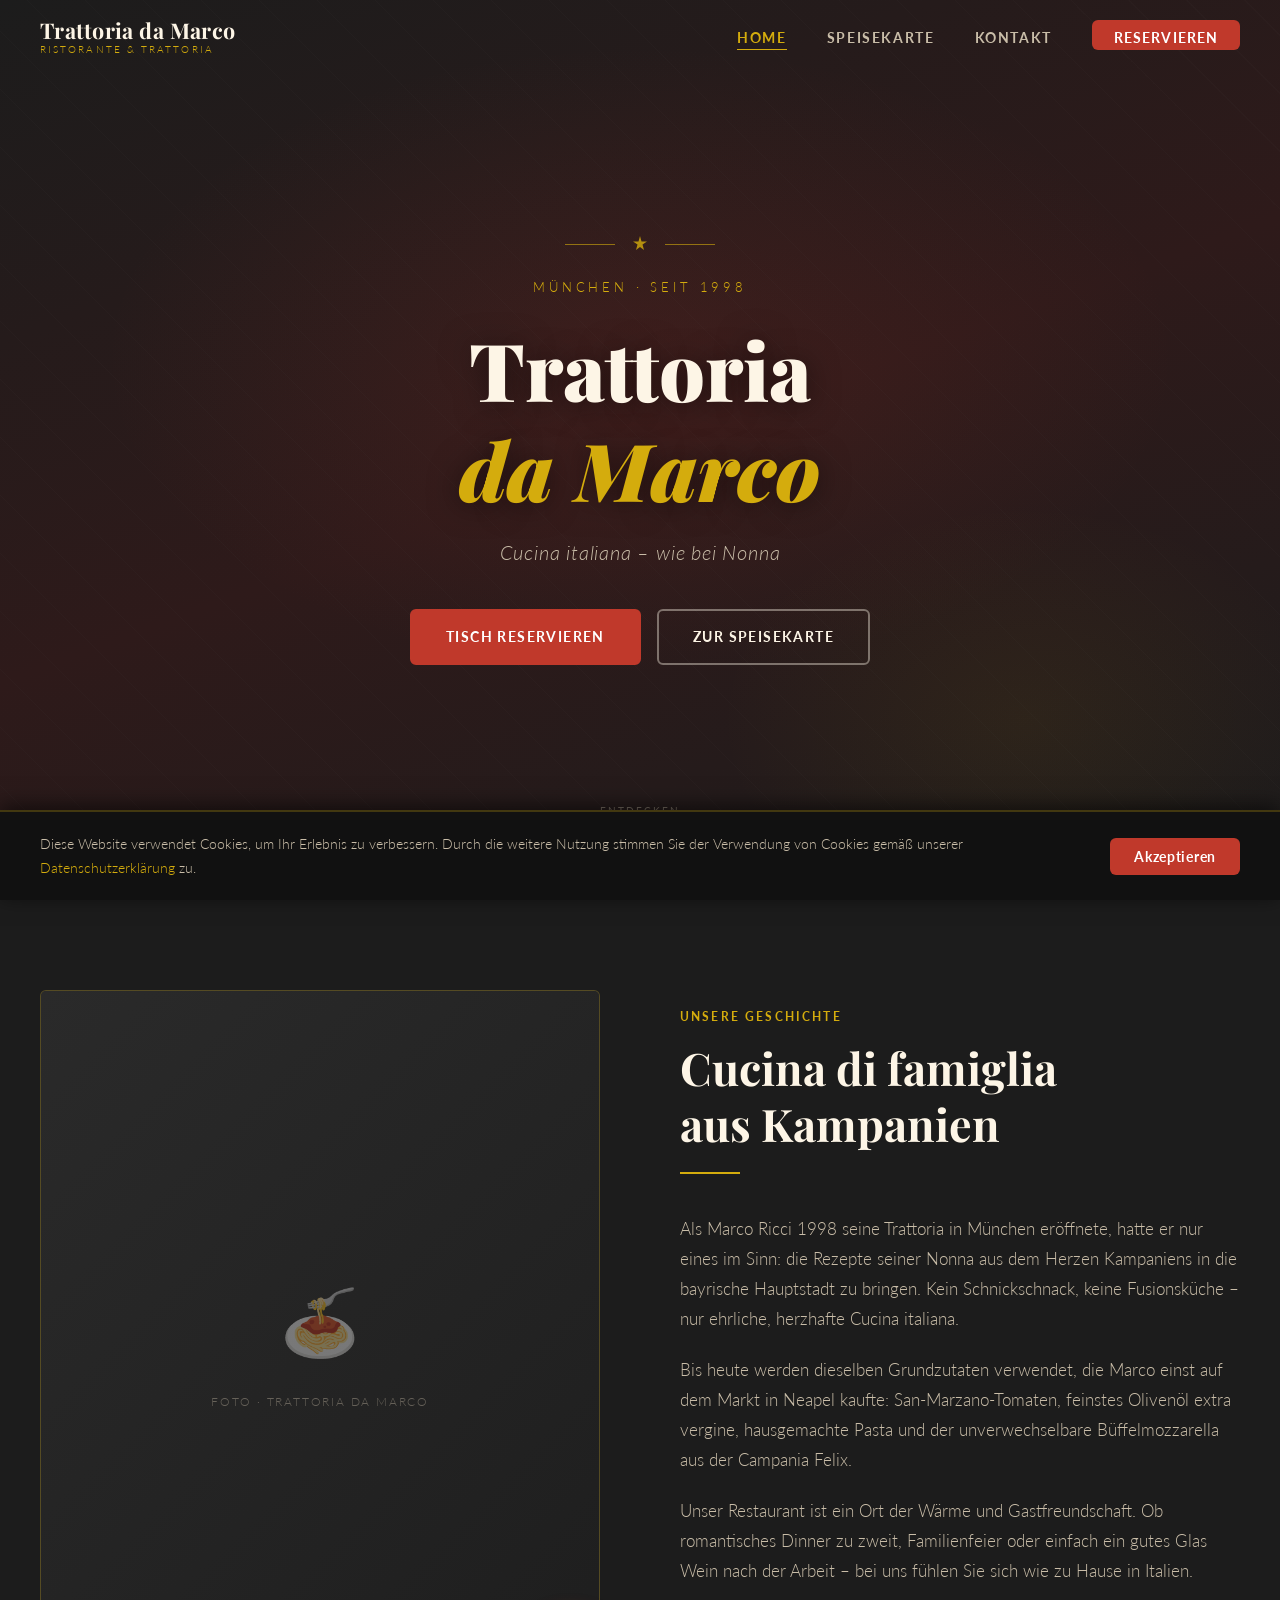
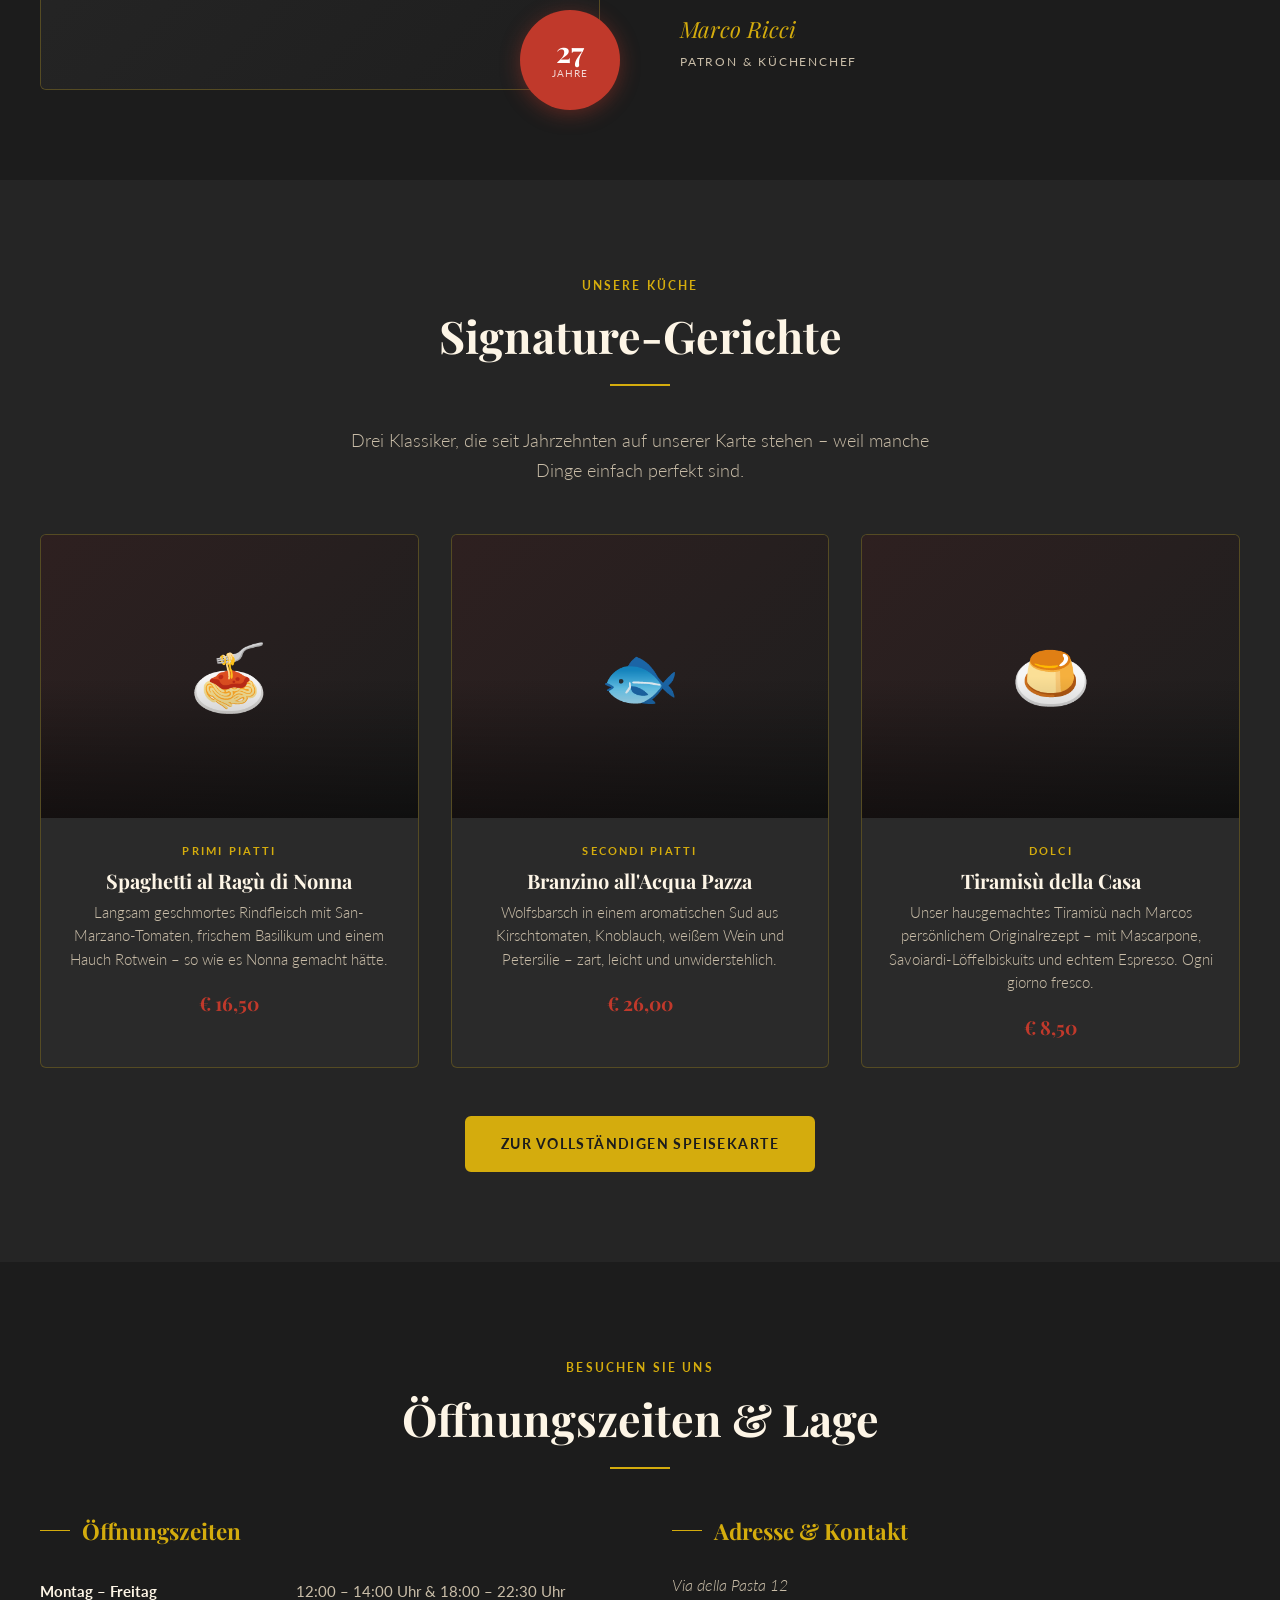
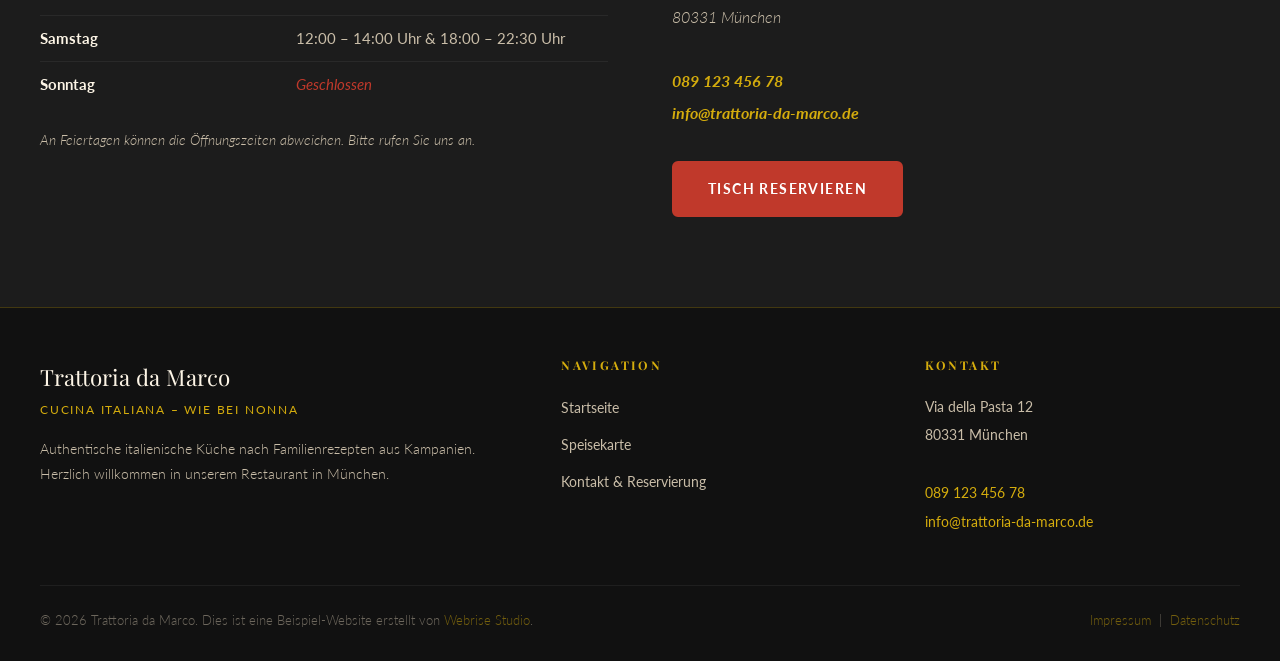
<file: index.html>
<!DOCTYPE html>
<html lang="de">
<head>
  <meta charset="UTF-8" />
  <meta name="viewport" content="width=device-width, initial-scale=1.0" />
  <title>Trattoria da Marco – Cucina italiana in München</title>
  <meta name="description" content="Trattoria da Marco – authentische italienische Küche nach Familienrezepten aus Kampanien. Besuchen Sie uns in München. Tisch reservieren." />

  <!-- Open Graph -->
  <meta property="og:type" content="website" />
  <meta property="og:title" content="Trattoria da Marco – Cucina italiana in München" />
  <meta property="og:description" content="Authentische italienische Küche nach Nonna-Rezepten aus Kampanien. Seit 1998 in München." />
  <meta property="og:url" content="https://webrisestudiode.github.io/trattoria-da-marco/" />
  <meta property="og:image" content="https://webrisestudiode.github.io/trattoria-da-marco/og-image.jpg" />
  <meta property="og:locale" content="de_DE" />
  <meta property="og:site_name" content="Trattoria da Marco" />

  <!-- Favicons -->
  <link rel="icon" type="image/png" href="favicon.png">
  <link rel="apple-touch-icon" href="apple-touch-icon.png" />

  <!-- Canonical -->
  <link rel="canonical" href="https://webrisestudiode.github.io/trattoria-da-marco/" />

  <!-- CSS -->
  <link rel="stylesheet" href="css/style.css" />

  <!-- Schema.org LocalBusiness JSON-LD -->
  <script type="application/ld+json">
  {
    "@context": "https://schema.org",
    "@type": "Restaurant",
    "name": "Trattoria da Marco",
    "description": "Authentische italienische Küche nach Familienrezepten aus Kampanien. Seit 1998 in München.",
    "url": "https://webrisestudiode.github.io/trattoria-da-marco/",
    "telephone": "+4989123456 78",
    "email": "info@trattoria-da-marco.de",
    "address": {
      "@type": "PostalAddress",
      "streetAddress": "Via della Pasta 12",
      "postalCode": "80331",
      "addressLocality": "München",
      "addressCountry": "DE"
    },
    "geo": {
      "@type": "GeoCoordinates",
      "latitude": 48.1351,
      "longitude": 11.5820
    },
    "openingHoursSpecification": [
      {
        "@type": "OpeningHoursSpecification",
        "dayOfWeek": ["Monday","Tuesday","Wednesday","Thursday","Friday","Saturday"],
        "opens": "12:00",
        "closes": "14:00"
      },
      {
        "@type": "OpeningHoursSpecification",
        "dayOfWeek": ["Monday","Tuesday","Wednesday","Thursday","Friday","Saturday"],
        "opens": "18:00",
        "closes": "22:30"
      }
    ],
    "servesCuisine": "Italian",
    "priceRange": "€€",
    "currenciesAccepted": "EUR",
    "paymentAccepted": "Cash, Credit Card",
    "image": "https://webrisestudiode.github.io/trattoria-da-marco/og-image.jpg",
    "founder": {
      "@type": "Person",
      "name": "Marco Ricci"
    },
    "foundingDate": "1998"
  }
  </script>

  <!-- Personalized Banner Activation (inline) -->
  <script>
    (function(){
      var p = new URLSearchParams(window.location.search),
          f = p.get('firma'),
          n = p.get('name');
      if (f && n) {
        document.addEventListener('DOMContentLoaded', function() {
          var b = document.getElementById('personalized-banner'),
              nameEl = document.getElementById('banner-name');
          if (b && nameEl) {
            nameEl.textContent = n;
            b.style.display = 'block';
          }
        });
      }
    })();
  </script>
</head>
<body>

  <!-- Personalized Banner -->
  <div id="personalized-banner">
    Guten Tag Herr <strong id="banner-name"></strong>
    <span class="banner-dot">·</span>
    so könnte Ihre Website aussehen
    <span class="banner-dot">·</span>
    Alle Inhalte sind Beispieldaten
  </div>

  <!-- Cookie Banner -->
  <div id="cookie-banner" role="dialog" aria-label="Cookie-Hinweis">
    <div class="cookie-inner">
      <p>
        Diese Website verwendet Cookies, um Ihr Erlebnis zu verbessern.
        Durch die weitere Nutzung stimmen Sie der Verwendung von Cookies gemäß unserer
        <a href="#">Datenschutzerklärung</a> zu.
      </p>
      <button id="cookie-accept">Akzeptieren</button>
    </div>
  </div>

  <!-- Navigation -->
  <nav class="navbar" role="navigation" aria-label="Hauptnavigation">
    <div class="container">
      <a href="index.html" class="nav-brand" aria-label="Trattoria da Marco – Startseite">
        <span class="brand-main">Trattoria da Marco</span>
        <span class="brand-sub">Ristorante &amp; Trattoria</span>
      </a>
      <ul class="nav-links" role="list">
        <li><a href="index.html" class="active">Home</a></li>
        <li><a href="speisekarte.html">Speisekarte</a></li>
        <li><a href="kontakt.html">Kontakt</a></li>
        <li><a href="kontakt.html#reservierung" class="nav-cta">Reservieren</a></li>
      </ul>
      <button class="hamburger" aria-label="Menü öffnen" aria-expanded="false">
        <span></span><span></span><span></span>
      </button>
    </div>
  </nav>

  <!-- Mobile Menu -->
  <div class="mobile-menu" role="dialog" aria-label="Mobilmenü">
    <a href="index.html">Home</a>
    <a href="speisekarte.html">Speisekarte</a>
    <a href="kontakt.html">Kontakt</a>
    <a href="kontakt.html#reservierung" class="mobile-cta">Tisch reservieren</a>
  </div>

  <main>
    <!-- ===================== HERO ===================== -->
    <section class="hero" aria-label="Willkommen">
      <div class="hero-texture" aria-hidden="true"></div>
      <div class="hero-content">
        <div class="hero-ornament" aria-hidden="true">
          <span></span>
          <svg width="18" height="18" viewBox="0 0 18 18" fill="none" xmlns="http://www.w3.org/2000/svg">
            <path d="M9 1L10.5 6.5H16L11.5 9.5L13 15L9 12L5 15L6.5 9.5L2 6.5H7.5L9 1Z" fill="#D4AC0D" opacity="0.8"/>
          </svg>
          <span></span>
        </div>
        <p class="hero-eyebrow">München · Seit 1998</p>
        <h1>Trattoria<br /><em>da Marco</em></h1>
        <p class="hero-tagline">Cucina italiana – wie bei Nonna</p>
        <div class="hero-actions">
          <a href="kontakt.html#reservierung" class="btn btn-primary">Tisch reservieren</a>
          <a href="speisekarte.html" class="btn btn-outline">Zur Speisekarte</a>
        </div>
      </div>
      <div class="hero-scroll" aria-hidden="true">
        <span>Entdecken</span>
        <div class="scroll-arrow"></div>
      </div>
    </section>

    <!-- ===================== ÜBER UNS ===================== -->
    <section class="about section" id="ueber-uns" aria-labelledby="about-heading">
      <div class="container">
        <div class="about-inner">
          <div class="about-visual reveal">
            <div class="about-img-frame">
              <div class="about-img-placeholder" aria-hidden="true">
                <div class="plate-icon">🍝</div>
                <p>Foto · Trattoria da Marco</p>
              </div>
            </div>
            <div class="about-badge" aria-label="Seit 1998">
              <span class="badge-num">27</span>
              <span class="badge-text">Jahre</span>
            </div>
          </div>
          <div class="about-text">
            <span class="section-label reveal">Unsere Geschichte</span>
            <h2 id="about-heading" class="reveal">Cucina di famiglia<br />aus Kampanien</h2>
            <div class="divider divider--left reveal" aria-hidden="true"></div>
            <p class="reveal reveal-delay-1">
              Als Marco Ricci 1998 seine Trattoria in München eröffnete, hatte er nur eines im Sinn:
              die Rezepte seiner Nonna aus dem Herzen Kampaniens in die bayrische Hauptstadt zu bringen.
              Kein Schnickschnack, keine Fusionsküche – nur ehrliche, herzhafte Cucina italiana.
            </p>
            <p class="reveal reveal-delay-2">
              Bis heute werden dieselben Grundzutaten verwendet, die Marco einst auf dem Markt in Neapel
              kaufte: San-Marzano-Tomaten, feinstes Olivenöl extra vergine, hausgemachte Pasta und der
              unverwechselbare Büffelmozzarella aus der Campania Felix.
            </p>
            <p class="reveal reveal-delay-3">
              Unser Restaurant ist ein Ort der Wärme und Gastfreundschaft. Ob romantisches Dinner zu zweit,
              Familienfeier oder einfach ein gutes Glas Wein nach der Arbeit – bei uns fühlen Sie sich
              wie zu Hause in Italien.
            </p>
            <div class="about-signature reveal reveal-delay-4">
              Marco Ricci
              <span>Patron &amp; Küchenchef</span>
            </div>
          </div>
        </div>
      </div>
    </section>

    <!-- ===================== SIGNATURE DISHES ===================== -->
    <section class="dishes section" id="gerichte" aria-labelledby="dishes-heading">
      <div class="container text-center">
        <span class="section-label reveal">Unsere Küche</span>
        <h2 id="dishes-heading" class="section-title reveal">Signature-Gerichte</h2>
        <div class="divider reveal" aria-hidden="true"></div>
        <p class="section-subtitle reveal">
          Drei Klassiker, die seit Jahrzehnten auf unserer Karte stehen –
          weil manche Dinge einfach perfekt sind.
        </p>
        <div class="dishes-grid">

          <article class="dish-card reveal reveal-delay-1">
            <div class="dish-card-img" aria-hidden="true">🍝</div>
            <div class="dish-card-body">
              <p class="dish-category">Primi Piatti</p>
              <h3>Spaghetti al Ragù di Nonna</h3>
              <p>
                Langsam geschmortes Rindfleisch mit San-Marzano-Tomaten, frischem Basilikum
                und einem Hauch Rotwein – so wie es Nonna gemacht hätte.
              </p>
              <span class="dish-price">€ 16,50</span>
            </div>
          </article>

          <article class="dish-card reveal reveal-delay-2">
            <div class="dish-card-img" aria-hidden="true">🐟</div>
            <div class="dish-card-body">
              <p class="dish-category">Secondi Piatti</p>
              <h3>Branzino all'Acqua Pazza</h3>
              <p>
                Wolfsbarsch in einem aromatischen Sud aus Kirschtomaten, Knoblauch,
                weißem Wein und Petersilie – zart, leicht und unwiderstehlich.
              </p>
              <span class="dish-price">€ 26,00</span>
            </div>
          </article>

          <article class="dish-card reveal reveal-delay-3">
            <div class="dish-card-img" aria-hidden="true">🍮</div>
            <div class="dish-card-body">
              <p class="dish-category">Dolci</p>
              <h3>Tiramisù della Casa</h3>
              <p>
                Unser hausgemachtes Tiramisù nach Marcos persönlichem Originalrezept –
                mit Mascarpone, Savoiardi-Löffelbiskuits und echtem Espresso. Ogni giorno fresco.
              </p>
              <span class="dish-price">€ 8,50</span>
            </div>
          </article>

        </div>
        <div class="text-center" style="margin-top: 3rem;">
          <a href="speisekarte.html" class="btn btn-gold reveal">Zur vollständigen Speisekarte</a>
        </div>
      </div>
    </section>

    <!-- ===================== ÖFFNUNGSZEITEN & LAGE ===================== -->
    <section class="info-section section" id="info" aria-labelledby="info-heading">
      <div class="container">
        <div class="text-center" style="margin-bottom: 3rem;">
          <span class="section-label reveal">Besuchen Sie uns</span>
          <h2 id="info-heading" class="section-title reveal">Öffnungszeiten &amp; Lage</h2>
          <div class="divider reveal" aria-hidden="true"></div>
        </div>
        <div class="info-grid">

          <div class="info-block reveal">
            <h3>Öffnungszeiten</h3>
            <table class="hours-table" aria-label="Öffnungszeiten">
              <tbody>
                <tr>
                  <td>Montag – Freitag</td>
                  <td>12:00 – 14:00 Uhr &amp; 18:00 – 22:30 Uhr</td>
                </tr>
                <tr>
                  <td>Samstag</td>
                  <td>12:00 – 14:00 Uhr &amp; 18:00 – 22:30 Uhr</td>
                </tr>
                <tr>
                  <td>Sonntag</td>
                  <td class="closed">Geschlossen</td>
                </tr>
              </tbody>
            </table>
            <p style="margin-top: 1.25rem; font-size: 0.88rem; font-style: italic;">
              An Feiertagen können die Öffnungszeiten abweichen. Bitte rufen Sie uns an.
            </p>
          </div>

          <div class="info-block address-block reveal reveal-delay-2">
            <h3>Adresse &amp; Kontakt</h3>
            <address>
              <p>
                Via della Pasta 12<br />
                80331 München<br /><br />
                <a href="tel:+4989123456 78" class="phone-link">089 123 456 78</a><br />
                <a href="mailto:info@trattoria-da-marco.de" class="email-link">info@trattoria-da-marco.de</a>
              </p>
            </address>
            <div style="margin-top: 2rem;">
              <a href="kontakt.html#reservierung" class="btn btn-primary">Tisch reservieren</a>
            </div>
          </div>

        </div>
      </div>
    </section>
  </main>

  <!-- ===================== FOOTER ===================== -->
  <footer class="footer" role="contentinfo">
    <div class="container">
      <div class="footer-inner">
        <div class="footer-brand">
          <span class="brand-name">Trattoria da Marco</span>
          <span class="brand-tagline">Cucina italiana – wie bei Nonna</span>
          <p>
            Authentische italienische Küche nach Familienrezepten aus Kampanien.
            Herzlich willkommen in unserem Restaurant in München.
          </p>
        </div>
        <div class="footer-col">
          <h4>Navigation</h4>
          <ul>
            <li><a href="index.html">Startseite</a></li>
            <li><a href="speisekarte.html">Speisekarte</a></li>
            <li><a href="kontakt.html">Kontakt &amp; Reservierung</a></li>
          </ul>
        </div>
        <div class="footer-col">
          <h4>Kontakt</h4>
          <address>
            Via della Pasta 12<br />
            80331 München<br /><br />
            <a href="tel:+4989123456 78">089 123 456 78</a><br />
            <a href="mailto:info@trattoria-da-marco.de">info@trattoria-da-marco.de</a>
          </address>
        </div>
      </div>
      <div class="footer-bottom">
        <p>&copy; 2026 Trattoria da Marco. Dies ist eine Beispiel-Website erstellt von <a href="https://webrisestudio.de">Webrise Studio</a>.</p>
        <p><a href="#">Impressum</a> &nbsp;|&nbsp; <a href="#">Datenschutz</a></p>
      </div>
    </div>
  </footer>

  <script src="js/script.js"></script>
</body>
</html>
</file>
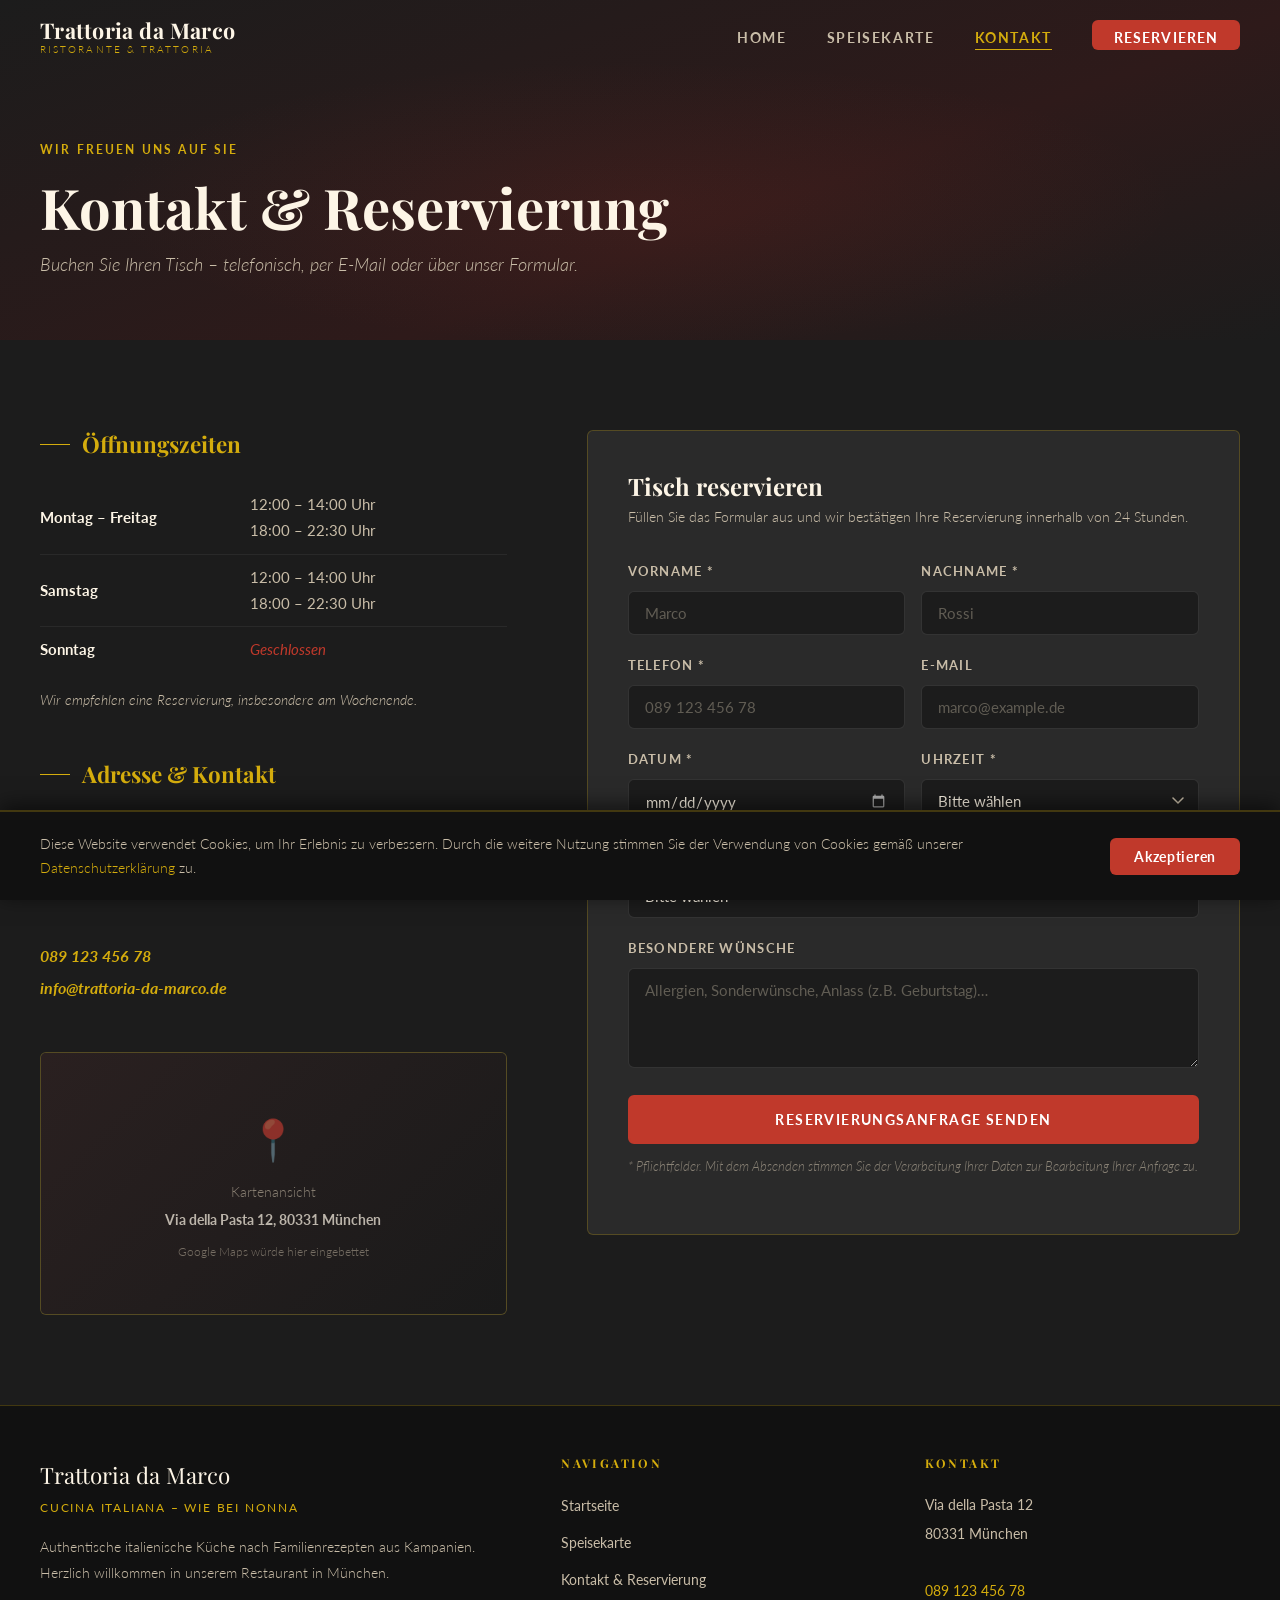
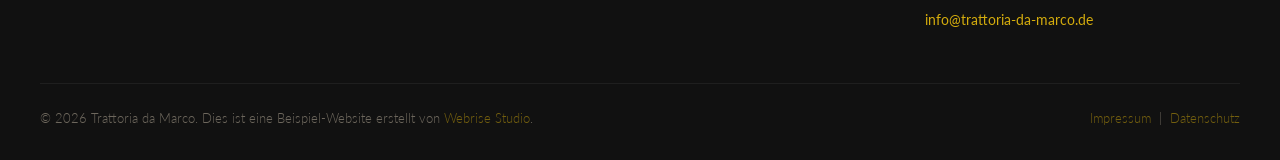
<file: kontakt.html>
<!DOCTYPE html>
<html lang="de">
<head>
  <meta charset="UTF-8" />
  <meta name="viewport" content="width=device-width, initial-scale=1.0" />
  <title>Kontakt &amp; Reservierung – Trattoria da Marco München</title>
  <meta name="description" content="Kontaktieren Sie die Trattoria da Marco in München oder reservieren Sie online Ihren Tisch. Via della Pasta 12, 80331 München. Tel: 089 123 456 78." />

  <!-- Open Graph -->
  <meta property="og:type" content="website" />
  <meta property="og:title" content="Kontakt &amp; Reservierung – Trattoria da Marco München" />
  <meta property="og:description" content="Tisch reservieren bei der Trattoria da Marco – via Kontaktformular oder telefonisch." />
  <meta property="og:url" content="https://webrisestudiode.github.io/trattoria-da-marco/kontakt.html" />
  <meta property="og:image" content="https://webrisestudiode.github.io/trattoria-da-marco/og-image.jpg" />
  <meta property="og:locale" content="de_DE" />
  <meta property="og:site_name" content="Trattoria da Marco" />

  <!-- Favicons -->
  <link rel="icon" type="image/png" href="favicon.png">
  <link rel="apple-touch-icon" href="apple-touch-icon.png" />

  <!-- Canonical -->
  <link rel="canonical" href="https://webrisestudiode.github.io/trattoria-da-marco/kontakt.html" />

  <!-- CSS -->
  <link rel="stylesheet" href="css/style.css" />

  <!-- Personalized Banner Activation (inline) -->
  <script>
    (function(){
      var p = new URLSearchParams(window.location.search),
          f = p.get('firma'),
          n = p.get('name');
      if (f && n) {
        document.addEventListener('DOMContentLoaded', function() {
          var b = document.getElementById('personalized-banner'),
              nameEl = document.getElementById('banner-name');
          if (b && nameEl) {
            nameEl.textContent = n;
            b.style.display = 'block';
          }
        });
      }
    })();
  </script>
</head>
<body>

  <!-- Personalized Banner -->
  <div id="personalized-banner">
    Guten Tag Herr <strong id="banner-name"></strong>
    <span class="banner-dot">·</span>
    so könnte Ihre Website aussehen
    <span class="banner-dot">·</span>
    Alle Inhalte sind Beispieldaten
  </div>

  <!-- Cookie Banner -->
  <div id="cookie-banner" role="dialog" aria-label="Cookie-Hinweis">
    <div class="cookie-inner">
      <p>
        Diese Website verwendet Cookies, um Ihr Erlebnis zu verbessern.
        Durch die weitere Nutzung stimmen Sie der Verwendung von Cookies gemäß unserer
        <a href="#">Datenschutzerklärung</a> zu.
      </p>
      <button id="cookie-accept">Akzeptieren</button>
    </div>
  </div>

  <!-- Navigation -->
  <nav class="navbar" role="navigation" aria-label="Hauptnavigation">
    <div class="container">
      <a href="index.html" class="nav-brand" aria-label="Trattoria da Marco – Startseite">
        <span class="brand-main">Trattoria da Marco</span>
        <span class="brand-sub">Ristorante &amp; Trattoria</span>
      </a>
      <ul class="nav-links" role="list">
        <li><a href="index.html">Home</a></li>
        <li><a href="speisekarte.html">Speisekarte</a></li>
        <li><a href="kontakt.html" class="active">Kontakt</a></li>
        <li><a href="kontakt.html#reservierung" class="nav-cta">Reservieren</a></li>
      </ul>
      <button class="hamburger" aria-label="Menü öffnen" aria-expanded="false">
        <span></span><span></span><span></span>
      </button>
    </div>
  </nav>

  <!-- Mobile Menu -->
  <div class="mobile-menu" role="dialog" aria-label="Mobilmenü">
    <a href="index.html">Home</a>
    <a href="speisekarte.html">Speisekarte</a>
    <a href="kontakt.html">Kontakt</a>
    <a href="kontakt.html#reservierung" class="mobile-cta">Tisch reservieren</a>
  </div>

  <main>
    <!-- Page Hero -->
    <section class="page-hero" aria-label="Kontakt">
      <div class="container">
        <div class="page-hero-content">
          <span class="section-label">Wir freuen uns auf Sie</span>
          <h1>Kontakt &amp; Reservierung</h1>
          <p>Buchen Sie Ihren Tisch – telefonisch, per E-Mail oder über unser Formular.</p>
        </div>
      </div>
    </section>

    <!-- Contact Section -->
    <section class="section" id="reservierung" aria-labelledby="contact-heading">
      <div class="container">
        <div class="contact-grid">

          <!-- Left: Info -->
          <div class="contact-info">

            <!-- Öffnungszeiten -->
            <div class="info-block reveal">
              <h3>Öffnungszeiten</h3>
              <table class="hours-table" aria-label="Öffnungszeiten">
                <tbody>
                  <tr>
                    <td>Montag – Freitag</td>
                    <td>12:00 – 14:00 Uhr<br />18:00 – 22:30 Uhr</td>
                  </tr>
                  <tr>
                    <td>Samstag</td>
                    <td>12:00 – 14:00 Uhr<br />18:00 – 22:30 Uhr</td>
                  </tr>
                  <tr>
                    <td>Sonntag</td>
                    <td class="closed">Geschlossen</td>
                  </tr>
                </tbody>
              </table>
              <p style="margin-top: 1rem; font-size: 0.85rem; font-style: italic;">
                Wir empfehlen eine Reservierung, insbesondere am Wochenende.
              </p>
            </div>

            <!-- Adresse & Kontakt -->
            <div class="info-block reveal reveal-delay-1">
              <h3>Adresse &amp; Kontakt</h3>
              <address class="address-block">
                <p>
                  Trattoria da Marco<br />
                  Via della Pasta 12<br />
                  80331 München<br /><br />
                  <a href="tel:+4989123456 78" class="phone-link">089 123 456 78</a><br />
                  <a href="mailto:info@trattoria-da-marco.de" class="email-link">info@trattoria-da-marco.de</a>
                </p>
              </address>
            </div>

            <!-- Karte Placeholder -->
            <div class="reveal reveal-delay-2">
              <div class="map-placeholder" role="img" aria-label="Kartenansicht – Via della Pasta 12, München">
                <div class="map-placeholder-inner">
                  <div class="map-icon" aria-hidden="true">📍</div>
                  <p>Kartenansicht</p>
                  <strong>Via della Pasta 12, 80331 München</strong>
                  <p style="margin-top: 0.5rem; font-size: 0.78rem; opacity: 0.5;">
                    Google Maps würde hier eingebettet
                  </p>
                </div>
              </div>
            </div>

          </div>

          <!-- Right: Reservation Form -->
          <div class="reveal reveal-delay-1">
            <div class="reservation-form-wrap">
              <h3 id="contact-heading">Tisch reservieren</h3>
              <p>Füllen Sie das Formular aus und wir bestätigen Ihre Reservierung innerhalb von 24 Stunden.</p>

              <form id="reservation-form" novalidate aria-label="Reservierungsformular">

                <div class="form-row">
                  <div class="form-group">
                    <label for="vorname">Vorname *</label>
                    <input
                      type="text"
                      id="vorname"
                      name="vorname"
                      placeholder="Marco"
                      required
                      autocomplete="given-name"
                    />
                  </div>
                  <div class="form-group">
                    <label for="nachname">Nachname *</label>
                    <input
                      type="text"
                      id="nachname"
                      name="nachname"
                      placeholder="Rossi"
                      required
                      autocomplete="family-name"
                    />
                  </div>
                </div>

                <div class="form-row">
                  <div class="form-group">
                    <label for="telefon">Telefon *</label>
                    <input
                      type="tel"
                      id="telefon"
                      name="telefon"
                      placeholder="089 123 456 78"
                      required
                      autocomplete="tel"
                    />
                  </div>
                  <div class="form-group">
                    <label for="email">E-Mail</label>
                    <input
                      type="email"
                      id="email"
                      name="email"
                      placeholder="marco@example.de"
                      autocomplete="email"
                    />
                  </div>
                </div>

                <div class="form-row">
                  <div class="form-group">
                    <label for="datum">Datum *</label>
                    <input
                      type="date"
                      id="datum"
                      name="datum"
                      required
                    />
                  </div>
                  <div class="form-group">
                    <label for="uhrzeit">Uhrzeit *</label>
                    <select id="uhrzeit" name="uhrzeit" required>
                      <option value="" disabled selected>Bitte wählen</option>
                      <optgroup label="Mittagessen">
                        <option value="12:00">12:00 Uhr</option>
                        <option value="12:30">12:30 Uhr</option>
                        <option value="13:00">13:00 Uhr</option>
                        <option value="13:30">13:30 Uhr</option>
                      </optgroup>
                      <optgroup label="Abendessen">
                        <option value="18:00">18:00 Uhr</option>
                        <option value="18:30">18:30 Uhr</option>
                        <option value="19:00">19:00 Uhr</option>
                        <option value="19:30">19:30 Uhr</option>
                        <option value="20:00">20:00 Uhr</option>
                        <option value="20:30">20:30 Uhr</option>
                        <option value="21:00">21:00 Uhr</option>
                        <option value="21:30">21:30 Uhr</option>
                      </optgroup>
                    </select>
                  </div>
                </div>

                <div class="form-group">
                  <label for="personen">Anzahl Personen *</label>
                  <select id="personen" name="personen" required>
                    <option value="" disabled selected>Bitte wählen</option>
                    <option value="1">1 Person</option>
                    <option value="2">2 Personen</option>
                    <option value="3">3 Personen</option>
                    <option value="4">4 Personen</option>
                    <option value="5">5 Personen</option>
                    <option value="6">6 Personen</option>
                    <option value="7">7 Personen</option>
                    <option value="8">8 Personen</option>
                    <option value="9">9+ Personen – bitte anrufen</option>
                  </select>
                </div>

                <div class="form-group">
                  <label for="anmerkungen">Besondere Wünsche</label>
                  <textarea
                    id="anmerkungen"
                    name="anmerkungen"
                    placeholder="Allergien, Sonderwünsche, Anlass (z.B. Geburtstag)…"
                    rows="3"
                  ></textarea>
                </div>

                <button type="submit" class="btn btn-primary" style="width: 100%;">
                  Reservierungsanfrage senden
                </button>

                <p class="form-note">
                  * Pflichtfelder. Mit dem Absenden stimmen Sie der Verarbeitung Ihrer Daten zur Bearbeitung Ihrer Anfrage zu.
                </p>

                <div id="form-success" class="form-success" role="alert">
                  Vielen Dank! Ihre Reservierungsanfrage wurde gesendet. Wir melden uns innerhalb von 24 Stunden bei Ihnen.
                </div>

              </form>
            </div>
          </div>

        </div>
      </div>
    </section>

  </main>

  <!-- Footer -->
  <footer class="footer" role="contentinfo">
    <div class="container">
      <div class="footer-inner">
        <div class="footer-brand">
          <span class="brand-name">Trattoria da Marco</span>
          <span class="brand-tagline">Cucina italiana – wie bei Nonna</span>
          <p>
            Authentische italienische Küche nach Familienrezepten aus Kampanien.
            Herzlich willkommen in unserem Restaurant in München.
          </p>
        </div>
        <div class="footer-col">
          <h4>Navigation</h4>
          <ul>
            <li><a href="index.html">Startseite</a></li>
            <li><a href="speisekarte.html">Speisekarte</a></li>
            <li><a href="kontakt.html">Kontakt &amp; Reservierung</a></li>
          </ul>
        </div>
        <div class="footer-col">
          <h4>Kontakt</h4>
          <address>
            Via della Pasta 12<br />
            80331 München<br /><br />
            <a href="tel:+4989123456 78">089 123 456 78</a><br />
            <a href="mailto:info@trattoria-da-marco.de">info@trattoria-da-marco.de</a>
          </address>
        </div>
      </div>
      <div class="footer-bottom">
        <p>&copy; 2026 Trattoria da Marco. Dies ist eine Beispiel-Website erstellt von <a href="https://webrisestudio.de">Webrise Studio</a>.</p>
        <p><a href="#">Impressum</a> &nbsp;|&nbsp; <a href="#">Datenschutz</a></p>
      </div>
    </div>
  </footer>

  <script src="js/script.js"></script>
</body>
</html>
</file>
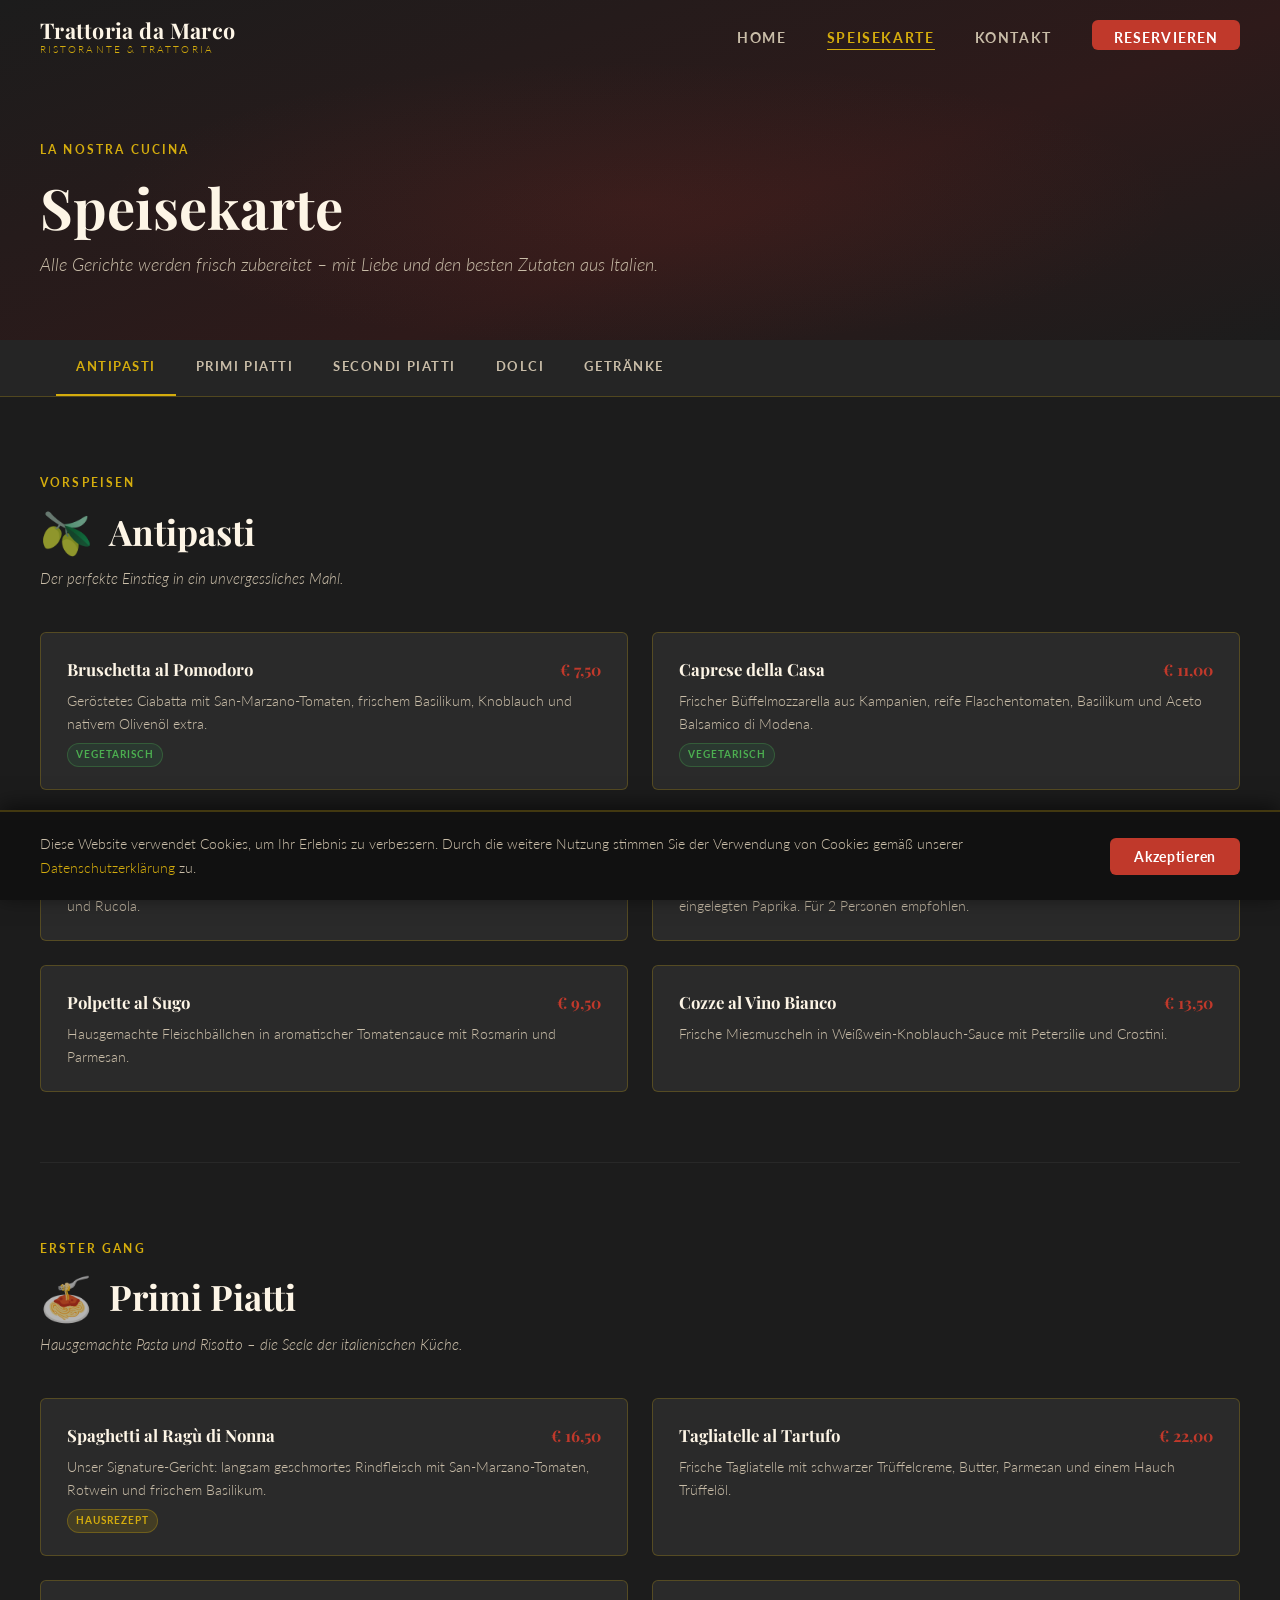
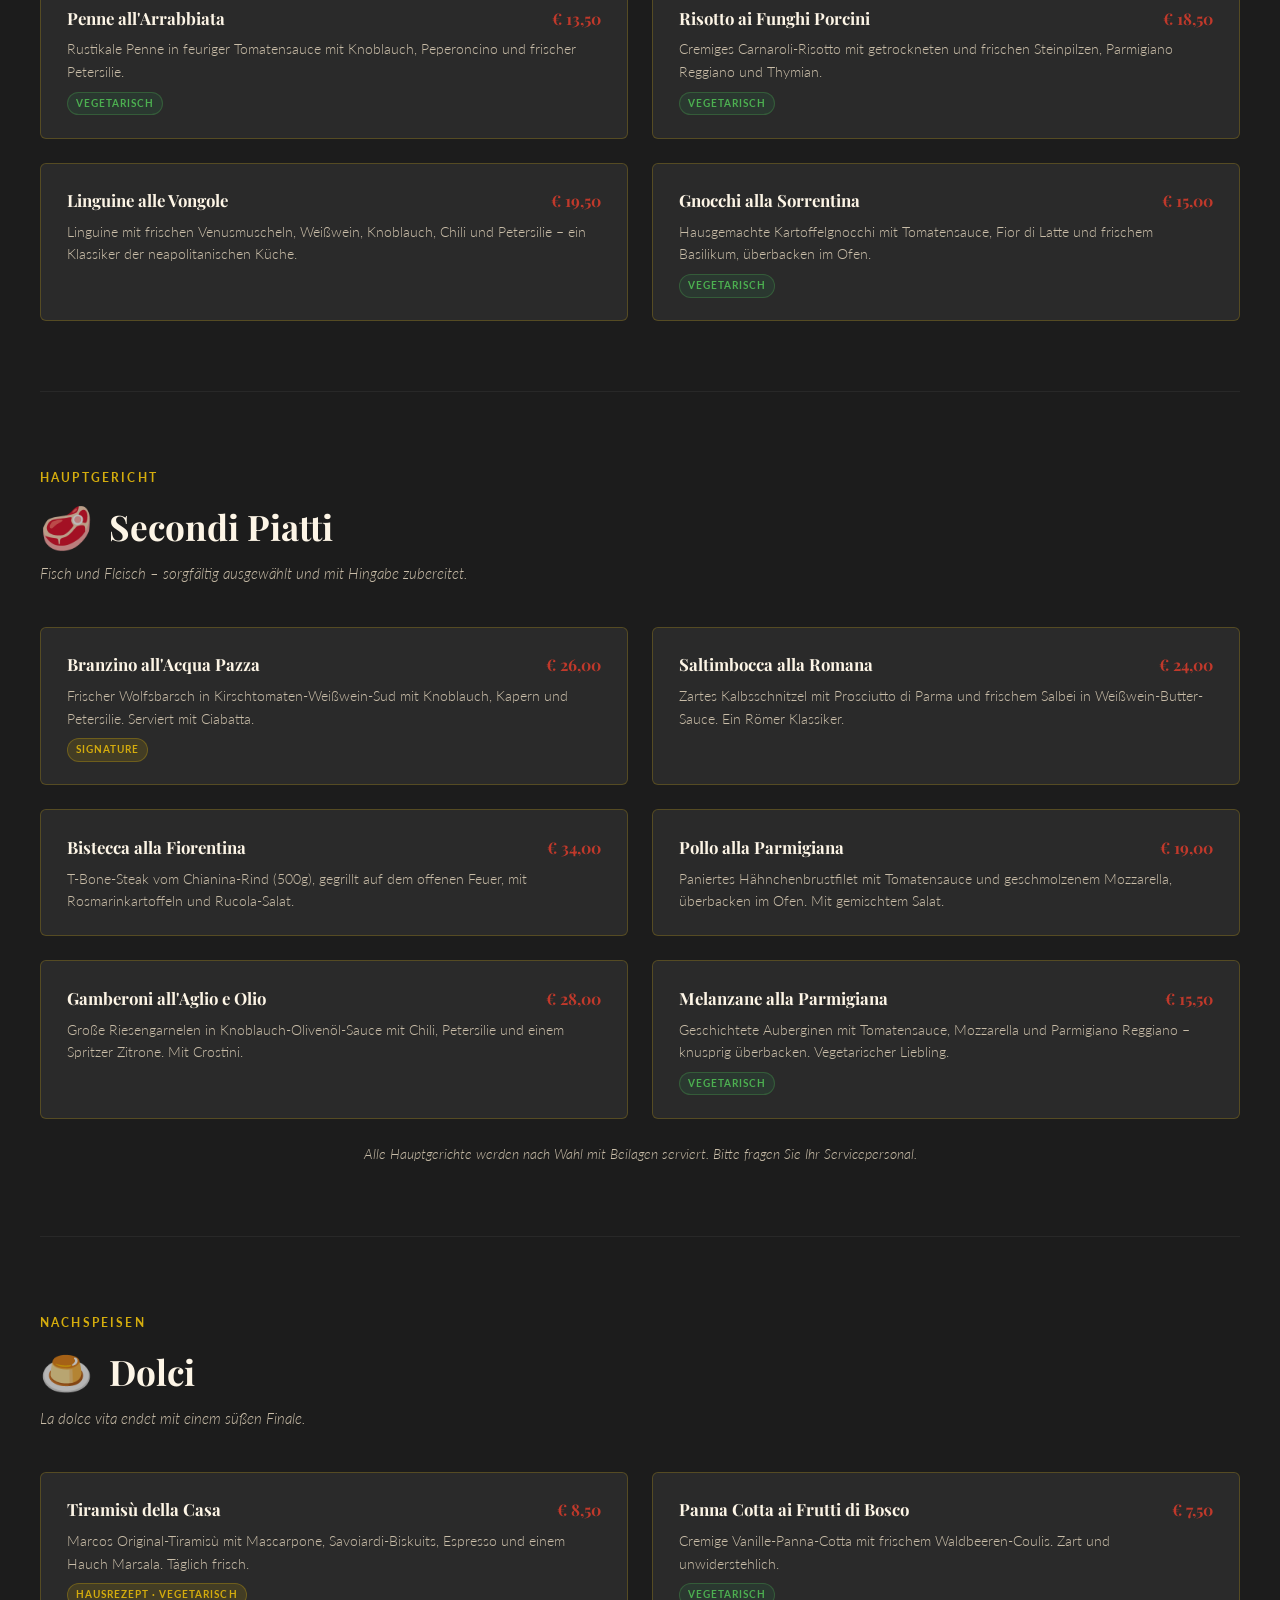
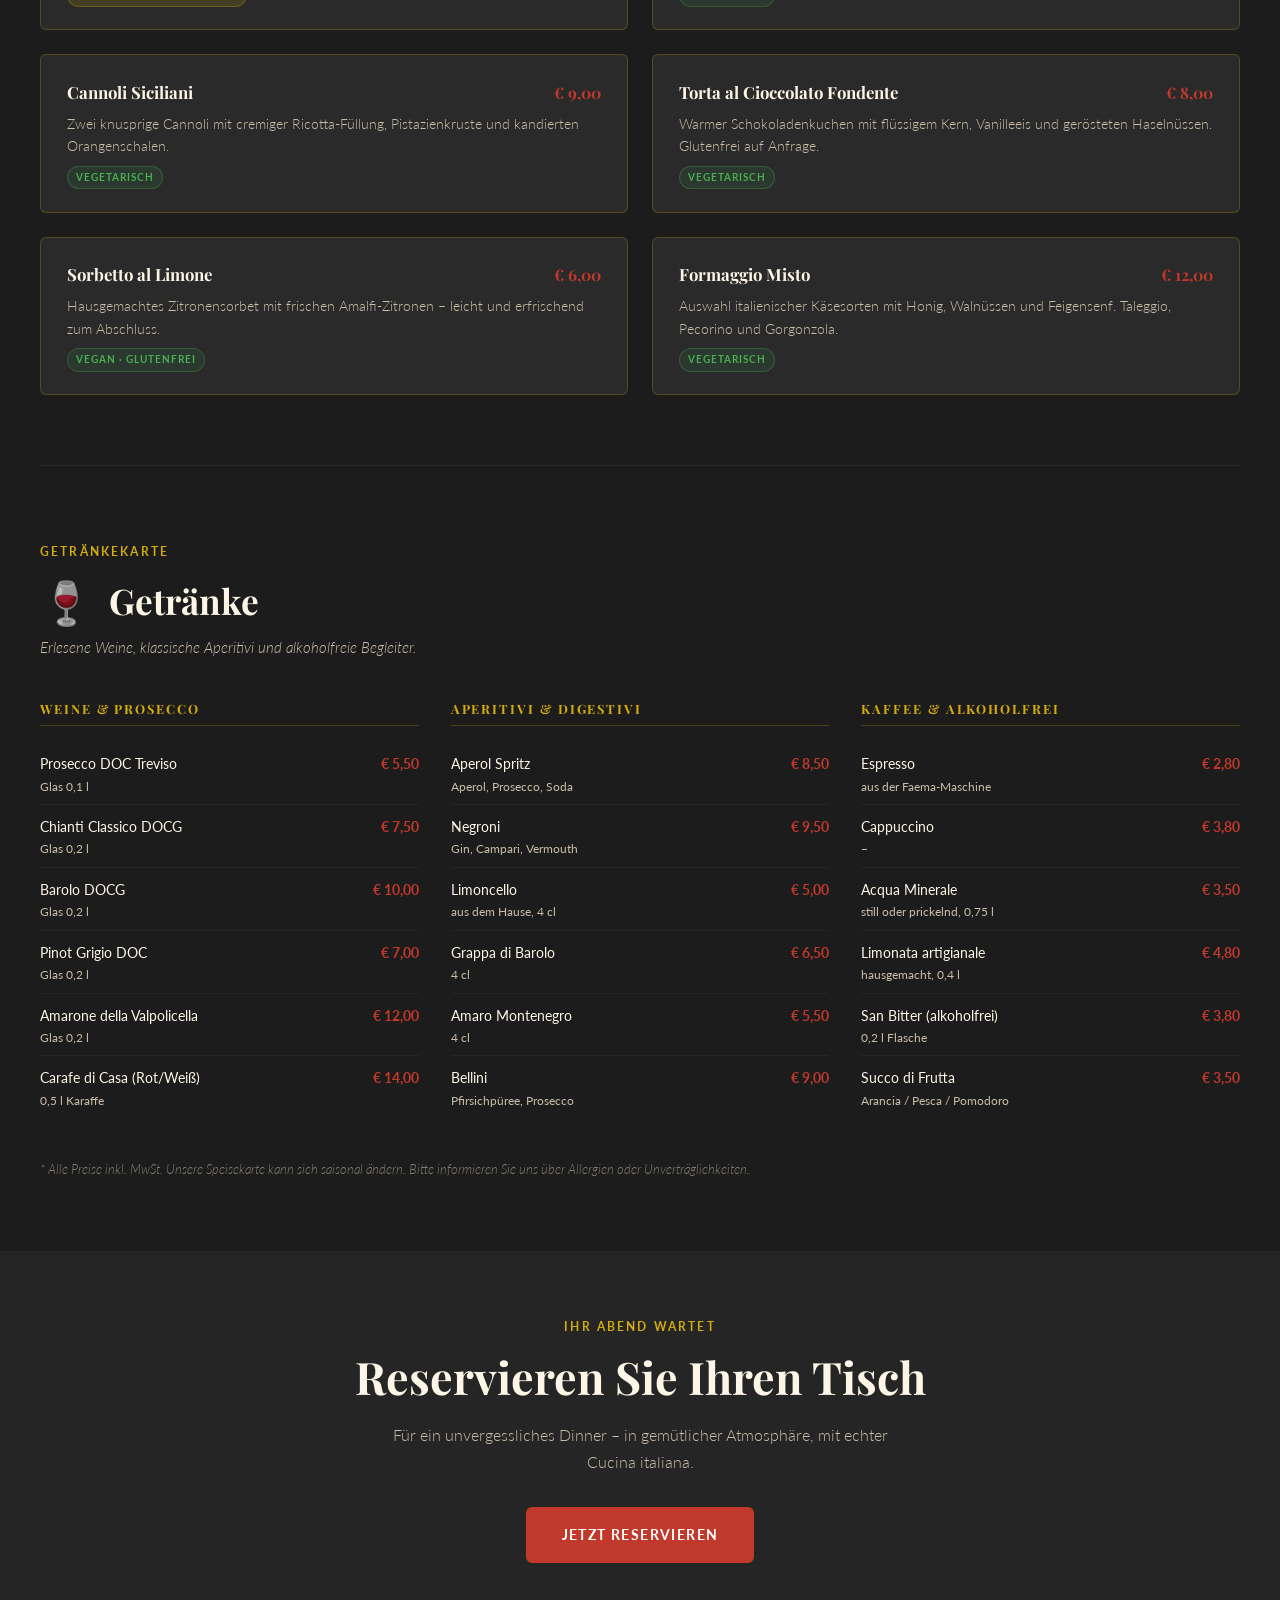
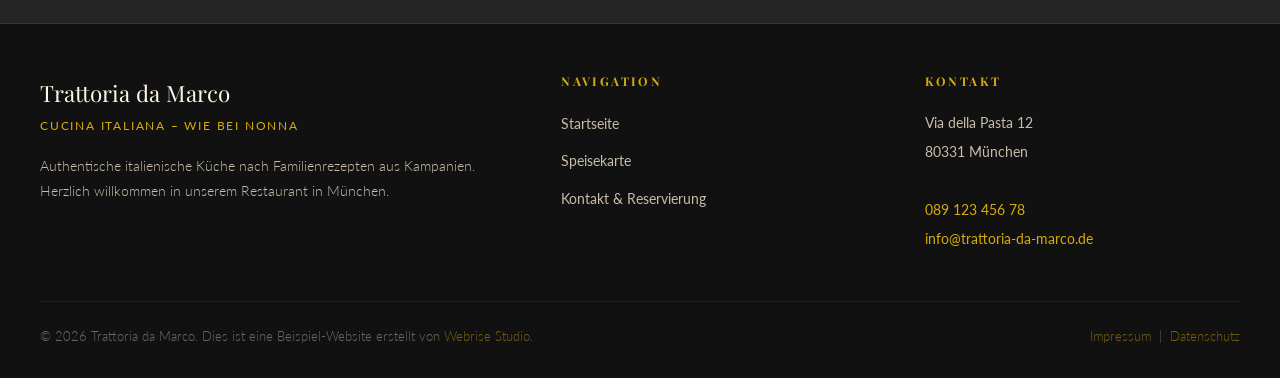
<file: speisekarte.html>
<!DOCTYPE html>
<html lang="de">
<head>
  <meta charset="UTF-8" />
  <meta name="viewport" content="width=device-width, initial-scale=1.0" />
  <title>Speisekarte – Trattoria da Marco München</title>
  <meta name="description" content="Unsere Speisekarte: Antipasti, Primi Piatti, Secondi Piatti, Dolci und Getränke. Authentische italienische Küche der Trattoria da Marco in München." />

  <!-- Open Graph -->
  <meta property="og:type" content="website" />
  <meta property="og:title" content="Speisekarte – Trattoria da Marco München" />
  <meta property="og:description" content="Antipasti, Pasta, Secondi, Dolci und erlesene Weine. Entdecken Sie unsere Speisekarte." />
  <meta property="og:url" content="https://webrisestudiode.github.io/trattoria-da-marco/speisekarte.html" />
  <meta property="og:image" content="https://webrisestudiode.github.io/trattoria-da-marco/og-image.jpg" />
  <meta property="og:locale" content="de_DE" />
  <meta property="og:site_name" content="Trattoria da Marco" />

  <!-- Favicons -->
  <link rel="icon" type="image/png" href="favicon.png">
  <link rel="apple-touch-icon" href="apple-touch-icon.png" />

  <!-- Canonical -->
  <link rel="canonical" href="https://webrisestudiode.github.io/trattoria-da-marco/speisekarte.html" />

  <!-- CSS -->
  <link rel="stylesheet" href="css/style.css" />

  <!-- Personalized Banner Activation (inline) -->
  <script>
    (function(){
      var p = new URLSearchParams(window.location.search),
          f = p.get('firma'),
          n = p.get('name');
      if (f && n) {
        document.addEventListener('DOMContentLoaded', function() {
          var b = document.getElementById('personalized-banner'),
              nameEl = document.getElementById('banner-name');
          if (b && nameEl) {
            nameEl.textContent = n;
            b.style.display = 'block';
          }
        });
      }
    })();
  </script>
</head>
<body>

  <!-- Personalized Banner -->
  <div id="personalized-banner">
    Guten Tag Herr <strong id="banner-name"></strong>
    <span class="banner-dot">·</span>
    so könnte Ihre Website aussehen
    <span class="banner-dot">·</span>
    Alle Inhalte sind Beispieldaten
  </div>

  <!-- Cookie Banner -->
  <div id="cookie-banner" role="dialog" aria-label="Cookie-Hinweis">
    <div class="cookie-inner">
      <p>
        Diese Website verwendet Cookies, um Ihr Erlebnis zu verbessern.
        Durch die weitere Nutzung stimmen Sie der Verwendung von Cookies gemäß unserer
        <a href="#">Datenschutzerklärung</a> zu.
      </p>
      <button id="cookie-accept">Akzeptieren</button>
    </div>
  </div>

  <!-- Navigation -->
  <nav class="navbar" role="navigation" aria-label="Hauptnavigation">
    <div class="container">
      <a href="index.html" class="nav-brand" aria-label="Trattoria da Marco – Startseite">
        <span class="brand-main">Trattoria da Marco</span>
        <span class="brand-sub">Ristorante &amp; Trattoria</span>
      </a>
      <ul class="nav-links" role="list">
        <li><a href="index.html">Home</a></li>
        <li><a href="speisekarte.html" class="active">Speisekarte</a></li>
        <li><a href="kontakt.html">Kontakt</a></li>
        <li><a href="kontakt.html#reservierung" class="nav-cta">Reservieren</a></li>
      </ul>
      <button class="hamburger" aria-label="Menü öffnen" aria-expanded="false">
        <span></span><span></span><span></span>
      </button>
    </div>
  </nav>

  <!-- Mobile Menu -->
  <div class="mobile-menu" role="dialog" aria-label="Mobilmenü">
    <a href="index.html">Home</a>
    <a href="speisekarte.html">Speisekarte</a>
    <a href="kontakt.html">Kontakt</a>
    <a href="kontakt.html#reservierung" class="mobile-cta">Tisch reservieren</a>
  </div>

  <main>
    <!-- Page Hero -->
    <section class="page-hero" aria-label="Speisekarte">
      <div class="container">
        <div class="page-hero-content">
          <span class="section-label">La nostra cucina</span>
          <h1>Speisekarte</h1>
          <p>Alle Gerichte werden frisch zubereitet – mit Liebe und den besten Zutaten aus Italien.</p>
        </div>
      </div>
    </section>

    <!-- Sticky Menu Navigation -->
    <nav class="menu-nav" aria-label="Menüabschnitte">
      <div class="menu-nav-inner">
        <a href="#antipasti">Antipasti</a>
        <a href="#primi">Primi Piatti</a>
        <a href="#secondi">Secondi Piatti</a>
        <a href="#dolci">Dolci</a>
        <a href="#getraenke">Getränke</a>
      </div>
    </nav>

    <div class="menu-page">
      <div class="container">

        <!-- ===== ANTIPASTI ===== -->
        <section class="menu-section" id="antipasti" aria-labelledby="antipasti-heading">
          <div class="menu-section-header reveal">
            <span class="section-label">Vorspeisen</span>
            <h2 id="antipasti-heading">
              <span class="menu-icon" aria-hidden="true">🫒</span>
              Antipasti
            </h2>
            <p>Der perfekte Einstieg in ein unvergessliches Mahl.</p>
          </div>
          <div class="menu-items">

            <div class="menu-item reveal">
              <div class="menu-item-header">
                <span class="menu-item-name">Bruschetta al Pomodoro</span>
                <span class="menu-item-price">€ 7,50</span>
              </div>
              <p class="menu-item-desc">Geröstetes Ciabatta mit San-Marzano-Tomaten, frischem Basilikum, Knoblauch und nativem Olivenöl extra.</p>
              <span class="menu-item-tag veg">Vegetarisch</span>
            </div>

            <div class="menu-item reveal reveal-delay-1">
              <div class="menu-item-header">
                <span class="menu-item-name">Caprese della Casa</span>
                <span class="menu-item-price">€ 11,00</span>
              </div>
              <p class="menu-item-desc">Frischer Büffelmozzarella aus Kampanien, reife Flaschentomaten, Basilikum und Aceto Balsamico di Modena.</p>
              <span class="menu-item-tag veg">Vegetarisch</span>
            </div>

            <div class="menu-item reveal">
              <div class="menu-item-header">
                <span class="menu-item-name">Prosciutto e Melone</span>
                <span class="menu-item-price">€ 12,50</span>
              </div>
              <p class="menu-item-desc">Hauchdünner Prosciutto di Parma 24 Monate gereift, mit frischer Cantaloup-Melone und Rucola.</p>
            </div>

            <div class="menu-item reveal reveal-delay-1">
              <div class="menu-item-header">
                <span class="menu-item-name">Antipasto Misto</span>
                <span class="menu-item-price">€ 16,00</span>
              </div>
              <p class="menu-item-desc">Auswahl aus Aufschnitt, gegrilltem Gemüse, Oliven, Artischockenherzen und eingelegten Paprika. Für 2 Personen empfohlen.</p>
            </div>

            <div class="menu-item reveal">
              <div class="menu-item-header">
                <span class="menu-item-name">Polpette al Sugo</span>
                <span class="menu-item-price">€ 9,50</span>
              </div>
              <p class="menu-item-desc">Hausgemachte Fleischbällchen in aromatischer Tomatensauce mit Rosmarin und Parmesan.</p>
            </div>

            <div class="menu-item reveal reveal-delay-1">
              <div class="menu-item-header">
                <span class="menu-item-name">Cozze al Vino Bianco</span>
                <span class="menu-item-price">€ 13,50</span>
              </div>
              <p class="menu-item-desc">Frische Miesmuscheln in Weißwein-Knoblauch-Sauce mit Petersilie und Crostini.</p>
            </div>

          </div>
        </section>

        <!-- ===== PRIMI PIATTI ===== -->
        <section class="menu-section" id="primi" aria-labelledby="primi-heading">
          <div class="menu-section-header reveal">
            <span class="section-label">Erster Gang</span>
            <h2 id="primi-heading">
              <span class="menu-icon" aria-hidden="true">🍝</span>
              Primi Piatti
            </h2>
            <p>Hausgemachte Pasta und Risotto – die Seele der italienischen Küche.</p>
          </div>
          <div class="menu-items">

            <div class="menu-item reveal">
              <div class="menu-item-header">
                <span class="menu-item-name">Spaghetti al Ragù di Nonna</span>
                <span class="menu-item-price">€ 16,50</span>
              </div>
              <p class="menu-item-desc">Unser Signature-Gericht: langsam geschmortes Rindfleisch mit San-Marzano-Tomaten, Rotwein und frischem Basilikum.</p>
              <span class="menu-item-tag">Hausrezept</span>
            </div>

            <div class="menu-item reveal reveal-delay-1">
              <div class="menu-item-header">
                <span class="menu-item-name">Tagliatelle al Tartufo</span>
                <span class="menu-item-price">€ 22,00</span>
              </div>
              <p class="menu-item-desc">Frische Tagliatelle mit schwarzer Trüffelcreme, Butter, Parmesan und einem Hauch Trüffelöl.</p>
            </div>

            <div class="menu-item reveal">
              <div class="menu-item-header">
                <span class="menu-item-name">Penne all'Arrabbiata</span>
                <span class="menu-item-price">€ 13,50</span>
              </div>
              <p class="menu-item-desc">Rustikale Penne in feuriger Tomatensauce mit Knoblauch, Peperoncino und frischer Petersilie.</p>
              <span class="menu-item-tag veg">Vegetarisch</span>
            </div>

            <div class="menu-item reveal reveal-delay-1">
              <div class="menu-item-header">
                <span class="menu-item-name">Risotto ai Funghi Porcini</span>
                <span class="menu-item-price">€ 18,50</span>
              </div>
              <p class="menu-item-desc">Cremiges Carnaroli-Risotto mit getrockneten und frischen Steinpilzen, Parmigiano Reggiano und Thymian.</p>
              <span class="menu-item-tag veg">Vegetarisch</span>
            </div>

            <div class="menu-item reveal">
              <div class="menu-item-header">
                <span class="menu-item-name">Linguine alle Vongole</span>
                <span class="menu-item-price">€ 19,50</span>
              </div>
              <p class="menu-item-desc">Linguine mit frischen Venusmuscheln, Weißwein, Knoblauch, Chili und Petersilie – ein Klassiker der neapolitanischen Küche.</p>
            </div>

            <div class="menu-item reveal reveal-delay-1">
              <div class="menu-item-header">
                <span class="menu-item-name">Gnocchi alla Sorrentina</span>
                <span class="menu-item-price">€ 15,00</span>
              </div>
              <p class="menu-item-desc">Hausgemachte Kartoffelgnocchi mit Tomatensauce, Fior di Latte und frischem Basilikum, überbacken im Ofen.</p>
              <span class="menu-item-tag veg">Vegetarisch</span>
            </div>

          </div>
        </section>

        <!-- ===== SECONDI PIATTI ===== -->
        <section class="menu-section" id="secondi" aria-labelledby="secondi-heading">
          <div class="menu-section-header reveal">
            <span class="section-label">Hauptgericht</span>
            <h2 id="secondi-heading">
              <span class="menu-icon" aria-hidden="true">🥩</span>
              Secondi Piatti
            </h2>
            <p>Fisch und Fleisch – sorgfältig ausgewählt und mit Hingabe zubereitet.</p>
          </div>
          <div class="menu-items">

            <div class="menu-item reveal">
              <div class="menu-item-header">
                <span class="menu-item-name">Branzino all'Acqua Pazza</span>
                <span class="menu-item-price">€ 26,00</span>
              </div>
              <p class="menu-item-desc">Frischer Wolfsbarsch in Kirschtomaten-Weißwein-Sud mit Knoblauch, Kapern und Petersilie. Serviert mit Ciabatta.</p>
              <span class="menu-item-tag">Signature</span>
            </div>

            <div class="menu-item reveal reveal-delay-1">
              <div class="menu-item-header">
                <span class="menu-item-name">Saltimbocca alla Romana</span>
                <span class="menu-item-price">€ 24,00</span>
              </div>
              <p class="menu-item-desc">Zartes Kalbsschnitzel mit Prosciutto di Parma und frischem Salbei in Weißwein-Butter-Sauce. Ein Römer Klassiker.</p>
            </div>

            <div class="menu-item reveal">
              <div class="menu-item-header">
                <span class="menu-item-name">Bistecca alla Fiorentina</span>
                <span class="menu-item-price">€ 34,00</span>
              </div>
              <p class="menu-item-desc">T-Bone-Steak vom Chianina-Rind (500g), gegrillt auf dem offenen Feuer, mit Rosmarinkartoffeln und Rucola-Salat.</p>
            </div>

            <div class="menu-item reveal reveal-delay-1">
              <div class="menu-item-header">
                <span class="menu-item-name">Pollo alla Parmigiana</span>
                <span class="menu-item-price">€ 19,00</span>
              </div>
              <p class="menu-item-desc">Paniertes Hähnchenbrustfilet mit Tomatensauce und geschmolzenem Mozzarella, überbacken im Ofen. Mit gemischtem Salat.</p>
            </div>

            <div class="menu-item reveal">
              <div class="menu-item-header">
                <span class="menu-item-name">Gamberoni all'Aglio e Olio</span>
                <span class="menu-item-price">€ 28,00</span>
              </div>
              <p class="menu-item-desc">Große Riesengarnelen in Knoblauch-Olivenöl-Sauce mit Chili, Petersilie und einem Spritzer Zitrone. Mit Crostini.</p>
            </div>

            <div class="menu-item reveal reveal-delay-1">
              <div class="menu-item-header">
                <span class="menu-item-name">Melanzane alla Parmigiana</span>
                <span class="menu-item-price">€ 15,50</span>
              </div>
              <p class="menu-item-desc">Geschichtete Auberginen mit Tomatensauce, Mozzarella und Parmigiano Reggiano – knusprig überbacken. Vegetarischer Liebling.</p>
              <span class="menu-item-tag veg">Vegetarisch</span>
            </div>

          </div>
          <p style="margin-top: 1.5rem; font-size: 0.85rem; font-style: italic; text-align: center; color: var(--cream-muted);">
            Alle Hauptgerichte werden nach Wahl mit Beilagen serviert. Bitte fragen Sie Ihr Servicepersonal.
          </p>
        </section>

        <!-- ===== DOLCI ===== -->
        <section class="menu-section" id="dolci" aria-labelledby="dolci-heading">
          <div class="menu-section-header reveal">
            <span class="section-label">Nachspeisen</span>
            <h2 id="dolci-heading">
              <span class="menu-icon" aria-hidden="true">🍮</span>
              Dolci
            </h2>
            <p>La dolce vita endet mit einem süßen Finale.</p>
          </div>
          <div class="menu-items">

            <div class="menu-item reveal">
              <div class="menu-item-header">
                <span class="menu-item-name">Tiramisù della Casa</span>
                <span class="menu-item-price">€ 8,50</span>
              </div>
              <p class="menu-item-desc">Marcos Original-Tiramisù mit Mascarpone, Savoiardi-Biskuits, Espresso und einem Hauch Marsala. Täglich frisch.</p>
              <span class="menu-item-tag">Hausrezept · Vegetarisch</span>
            </div>

            <div class="menu-item reveal reveal-delay-1">
              <div class="menu-item-header">
                <span class="menu-item-name">Panna Cotta ai Frutti di Bosco</span>
                <span class="menu-item-price">€ 7,50</span>
              </div>
              <p class="menu-item-desc">Cremige Vanille-Panna-Cotta mit frischem Waldbeeren-Coulis. Zart und unwiderstehlich.</p>
              <span class="menu-item-tag veg">Vegetarisch</span>
            </div>

            <div class="menu-item reveal">
              <div class="menu-item-header">
                <span class="menu-item-name">Cannoli Siciliani</span>
                <span class="menu-item-price">€ 9,00</span>
              </div>
              <p class="menu-item-desc">Zwei knusprige Cannoli mit cremiger Ricotta-Füllung, Pistazienkruste und kandierten Orangenschalen.</p>
              <span class="menu-item-tag veg">Vegetarisch</span>
            </div>

            <div class="menu-item reveal reveal-delay-1">
              <div class="menu-item-header">
                <span class="menu-item-name">Torta al Cioccolato Fondente</span>
                <span class="menu-item-price">€ 8,00</span>
              </div>
              <p class="menu-item-desc">Warmer Schokoladenkuchen mit flüssigem Kern, Vanilleeis und gerösteten Haselnüssen. Glutenfrei auf Anfrage.</p>
              <span class="menu-item-tag veg">Vegetarisch</span>
            </div>

            <div class="menu-item reveal">
              <div class="menu-item-header">
                <span class="menu-item-name">Sorbetto al Limone</span>
                <span class="menu-item-price">€ 6,00</span>
              </div>
              <p class="menu-item-desc">Hausgemachtes Zitronensorbet mit frischen Amalfi-Zitronen – leicht und erfrischend zum Abschluss.</p>
              <span class="menu-item-tag veg">Vegan · Glutenfrei</span>
            </div>

            <div class="menu-item reveal reveal-delay-1">
              <div class="menu-item-header">
                <span class="menu-item-name">Formaggio Misto</span>
                <span class="menu-item-price">€ 12,00</span>
              </div>
              <p class="menu-item-desc">Auswahl italienischer Käsesorten mit Honig, Walnüssen und Feigensenf. Taleggio, Pecorino und Gorgonzola.</p>
              <span class="menu-item-tag veg">Vegetarisch</span>
            </div>

          </div>
        </section>

        <!-- ===== GETRÄNKE ===== -->
        <section class="menu-section" id="getraenke" aria-labelledby="getraenke-heading">
          <div class="menu-section-header reveal">
            <span class="section-label">Getränkekarte</span>
            <h2 id="getraenke-heading">
              <span class="menu-icon" aria-hidden="true">🍷</span>
              Getränke
            </h2>
            <p>Erlesene Weine, klassische Aperitivi und alkoholfreie Begleiter.</p>
          </div>

          <div class="drinks-grid">

            <!-- Weine -->
            <div class="drinks-col reveal">
              <h4>Weine &amp; Prosecco</h4>

              <div class="drink-item">
                <div>
                  <span class="drink-name">Prosecco DOC Treviso</span>
                  <span class="drink-sub">Glas 0,1 l</span>
                </div>
                <span class="drink-price">€ 5,50</span>
              </div>
              <div class="drink-item">
                <div>
                  <span class="drink-name">Chianti Classico DOCG</span>
                  <span class="drink-sub">Glas 0,2 l</span>
                </div>
                <span class="drink-price">€ 7,50</span>
              </div>
              <div class="drink-item">
                <div>
                  <span class="drink-name">Barolo DOCG</span>
                  <span class="drink-sub">Glas 0,2 l</span>
                </div>
                <span class="drink-price">€ 10,00</span>
              </div>
              <div class="drink-item">
                <div>
                  <span class="drink-name">Pinot Grigio DOC</span>
                  <span class="drink-sub">Glas 0,2 l</span>
                </div>
                <span class="drink-price">€ 7,00</span>
              </div>
              <div class="drink-item">
                <div>
                  <span class="drink-name">Amarone della Valpolicella</span>
                  <span class="drink-sub">Glas 0,2 l</span>
                </div>
                <span class="drink-price">€ 12,00</span>
              </div>
              <div class="drink-item">
                <div>
                  <span class="drink-name">Carafe di Casa (Rot/Weiß)</span>
                  <span class="drink-sub">0,5 l Karaffe</span>
                </div>
                <span class="drink-price">€ 14,00</span>
              </div>
            </div>

            <!-- Aperitivi & Digestivi -->
            <div class="drinks-col reveal reveal-delay-1">
              <h4>Aperitivi &amp; Digestivi</h4>

              <div class="drink-item">
                <div>
                  <span class="drink-name">Aperol Spritz</span>
                  <span class="drink-sub">Aperol, Prosecco, Soda</span>
                </div>
                <span class="drink-price">€ 8,50</span>
              </div>
              <div class="drink-item">
                <div>
                  <span class="drink-name">Negroni</span>
                  <span class="drink-sub">Gin, Campari, Vermouth</span>
                </div>
                <span class="drink-price">€ 9,50</span>
              </div>
              <div class="drink-item">
                <div>
                  <span class="drink-name">Limoncello</span>
                  <span class="drink-sub">aus dem Hause, 4 cl</span>
                </div>
                <span class="drink-price">€ 5,00</span>
              </div>
              <div class="drink-item">
                <div>
                  <span class="drink-name">Grappa di Barolo</span>
                  <span class="drink-sub">4 cl</span>
                </div>
                <span class="drink-price">€ 6,50</span>
              </div>
              <div class="drink-item">
                <div>
                  <span class="drink-name">Amaro Montenegro</span>
                  <span class="drink-sub">4 cl</span>
                </div>
                <span class="drink-price">€ 5,50</span>
              </div>
              <div class="drink-item">
                <div>
                  <span class="drink-name">Bellini</span>
                  <span class="drink-sub">Pfirsichpüree, Prosecco</span>
                </div>
                <span class="drink-price">€ 9,00</span>
              </div>
            </div>

            <!-- Alkoholfrei & Kaffee -->
            <div class="drinks-col reveal reveal-delay-2">
              <h4>Kaffee &amp; Alkoholfrei</h4>

              <div class="drink-item">
                <div>
                  <span class="drink-name">Espresso</span>
                  <span class="drink-sub">aus der Faema-Maschine</span>
                </div>
                <span class="drink-price">€ 2,80</span>
              </div>
              <div class="drink-item">
                <div>
                  <span class="drink-name">Cappuccino</span>
                  <span class="drink-sub">–</span>
                </div>
                <span class="drink-price">€ 3,80</span>
              </div>
              <div class="drink-item">
                <div>
                  <span class="drink-name">Acqua Minerale</span>
                  <span class="drink-sub">still oder prickelnd, 0,75 l</span>
                </div>
                <span class="drink-price">€ 3,50</span>
              </div>
              <div class="drink-item">
                <div>
                  <span class="drink-name">Limonata artigianale</span>
                  <span class="drink-sub">hausgemacht, 0,4 l</span>
                </div>
                <span class="drink-price">€ 4,80</span>
              </div>
              <div class="drink-item">
                <div>
                  <span class="drink-name">San Bitter (alkoholfrei)</span>
                  <span class="drink-sub">0,2 l Flasche</span>
                </div>
                <span class="drink-price">€ 3,80</span>
              </div>
              <div class="drink-item">
                <div>
                  <span class="drink-name">Succo di Frutta</span>
                  <span class="drink-sub">Arancia / Pesca / Pomodoro</span>
                </div>
                <span class="drink-price">€ 3,50</span>
              </div>
            </div>

          </div>

          <p style="margin-top: 2.5rem; font-size: 0.82rem; font-style: italic; color: var(--cream-muted); opacity: 0.6;">
            * Alle Preise inkl. MwSt. Unsere Speisekarte kann sich saisonal ändern. Bitte informieren Sie uns über Allergien oder Unverträglichkeiten.
          </p>

        </section>

      </div>
    </div>

    <!-- Reservierung CTA -->
    <section class="section--sm text-center" style="background: var(--bg-light);" aria-label="Tisch reservieren">
      <div class="container">
        <span class="section-label reveal">Ihr Abend wartet</span>
        <h2 class="reveal" style="margin-bottom: 1rem;">Reservieren Sie Ihren Tisch</h2>
        <p class="reveal" style="max-width: 520px; margin: 0 auto 2rem;">
          Für ein unvergessliches Dinner – in gemütlicher Atmosphäre, mit echter Cucina italiana.
        </p>
        <a href="kontakt.html#reservierung" class="btn btn-primary reveal">Jetzt reservieren</a>
      </div>
    </section>

  </main>

  <!-- Footer -->
  <footer class="footer" role="contentinfo">
    <div class="container">
      <div class="footer-inner">
        <div class="footer-brand">
          <span class="brand-name">Trattoria da Marco</span>
          <span class="brand-tagline">Cucina italiana – wie bei Nonna</span>
          <p>
            Authentische italienische Küche nach Familienrezepten aus Kampanien.
            Herzlich willkommen in unserem Restaurant in München.
          </p>
        </div>
        <div class="footer-col">
          <h4>Navigation</h4>
          <ul>
            <li><a href="index.html">Startseite</a></li>
            <li><a href="speisekarte.html">Speisekarte</a></li>
            <li><a href="kontakt.html">Kontakt &amp; Reservierung</a></li>
          </ul>
        </div>
        <div class="footer-col">
          <h4>Kontakt</h4>
          <address>
            Via della Pasta 12<br />
            80331 München<br /><br />
            <a href="tel:+4989123456 78">089 123 456 78</a><br />
            <a href="mailto:info@trattoria-da-marco.de">info@trattoria-da-marco.de</a>
          </address>
        </div>
      </div>
      <div class="footer-bottom">
        <p>&copy; 2026 Trattoria da Marco. Dies ist eine Beispiel-Website erstellt von <a href="https://webrisestudio.de">Webrise Studio</a>.</p>
        <p><a href="#">Impressum</a> &nbsp;|&nbsp; <a href="#">Datenschutz</a></p>
      </div>
    </div>
  </footer>

  <script src="js/script.js"></script>
</body>
</html>
</file>
<file: css/style.css>
/* ============================================================
   Trattoria da Marco — Main Stylesheet
   ============================================================ */

/* ---- Google Fonts ---- */
@import url('https://fonts.googleapis.com/css2?family=Playfair+Display:wght@400;700;900&family=Lato:wght@300;400;700&display=swap');

/* ---- CSS Variables ---- */
:root {
  --bg:         #1C1C1C;
  --bg-light:   #252525;
  --bg-card:    #2A2A2A;
  --accent:     #C0392B;
  --accent-hover: #A93226;
  --gold:       #D4AC0D;
  --gold-light: #E8C412;
  --cream:      #FDF5E6;
  --cream-muted:#C9BDA8;
  --border:     rgba(212, 172, 13, 0.25);
  --shadow:     rgba(0, 0, 0, 0.6);
  --font-head:  'Playfair Display', Georgia, serif;
  --font-body:  'Lato', sans-serif;
  --transition: 0.3s ease;
  --radius:     6px;
  --max-w:      1200px;
}

/* ---- Reset & Base ---- */
*, *::before, *::after { box-sizing: border-box; margin: 0; padding: 0; }

html { scroll-behavior: smooth; font-size: 16px; }

body {
  background-color: var(--bg);
  color: var(--cream);
  font-family: var(--font-body);
  font-weight: 400;
  line-height: 1.7;
  overflow-x: hidden;
}

img { max-width: 100%; display: block; }

a { color: var(--gold); text-decoration: none; transition: color var(--transition); }
a:hover { color: var(--gold-light); }

ul { list-style: none; }

/* ---- Typography ---- */
h1, h2, h3, h4 {
  font-family: var(--font-head);
  font-weight: 700;
  line-height: 1.25;
  color: var(--cream);
}

h1 { font-size: clamp(2.4rem, 6vw, 4.2rem); }
h2 { font-size: clamp(1.8rem, 4vw, 2.8rem); }
h3 { font-size: clamp(1.2rem, 2.5vw, 1.6rem); }
h4 { font-size: 1.1rem; }

p { font-weight: 300; color: var(--cream-muted); margin-bottom: 1rem; }
p:last-child { margin-bottom: 0; }

/* ---- Utility ---- */
.container {
  width: min(var(--max-w), 100% - 2rem);
  margin-inline: auto;
}

.section { padding: 90px 0; }
.section--sm { padding: 60px 0; }

.text-center { text-align: center; }
.text-gold { color: var(--gold); }

.section-label {
  display: inline-block;
  font-family: var(--font-body);
  font-weight: 700;
  font-size: 0.75rem;
  letter-spacing: 0.18em;
  text-transform: uppercase;
  color: var(--gold);
  margin-bottom: 0.75rem;
}

.section-title {
  margin-bottom: 1rem;
}

.section-subtitle {
  font-size: 1.1rem;
  font-weight: 300;
  color: var(--cream-muted);
  max-width: 600px;
  margin-inline: auto;
  margin-bottom: 3rem;
}

.divider {
  width: 60px;
  height: 2px;
  background: var(--gold);
  margin: 1.25rem auto 2.5rem;
}

.divider--left { margin-left: 0; }

/* ---- Personalized Banner ---- */
#personalized-banner {
  display: none;
  background: #111;
  border-bottom: 2px solid var(--gold);
  padding: 12px 20px;
  text-align: center;
  font-family: var(--font-body);
  font-size: 0.9rem;
  font-weight: 400;
  color: var(--cream-muted);
  letter-spacing: 0.03em;
  position: relative;
  z-index: 9999;
}

#personalized-banner strong {
  color: var(--gold);
  font-weight: 700;
}

#personalized-banner .banner-dot {
  color: var(--accent);
  margin: 0 0.5rem;
}

/* ---- Cookie Banner ---- */
#cookie-banner {
  display: none;
  position: fixed;
  bottom: 0;
  left: 0;
  right: 0;
  background: #111;
  border-top: 2px solid var(--border);
  padding: 20px 24px;
  z-index: 10000;
  box-shadow: 0 -4px 20px var(--shadow);
}

.cookie-inner {
  max-width: var(--max-w);
  margin-inline: auto;
  display: flex;
  align-items: center;
  gap: 1.5rem;
  flex-wrap: wrap;
}

.cookie-inner p {
  flex: 1;
  min-width: 240px;
  font-size: 0.88rem;
  margin: 0;
  color: var(--cream-muted);
}

.cookie-inner p a { color: var(--gold); }

#cookie-accept {
  background: var(--accent);
  color: #fff;
  border: none;
  padding: 10px 24px;
  font-family: var(--font-body);
  font-size: 0.9rem;
  font-weight: 700;
  letter-spacing: 0.05em;
  cursor: pointer;
  border-radius: var(--radius);
  transition: background var(--transition);
  white-space: nowrap;
}

#cookie-accept:hover { background: var(--accent-hover); }

/* ---- Navigation ---- */
.navbar {
  position: fixed;
  top: 0;
  left: 0;
  right: 0;
  z-index: 1000;
  padding: 20px 0;
  transition: background var(--transition), padding var(--transition), box-shadow var(--transition);
}

.navbar.scrolled {
  background: rgba(17, 17, 17, 0.97);
  padding: 12px 0;
  box-shadow: 0 2px 20px var(--shadow);
  backdrop-filter: blur(8px);
}

.navbar .container {
  display: flex;
  align-items: center;
  justify-content: space-between;
}

.nav-brand {
  display: flex;
  flex-direction: column;
  line-height: 1;
  color: var(--cream);
}

.nav-brand .brand-main {
  font-family: var(--font-head);
  font-weight: 700;
  font-size: 1.35rem;
  letter-spacing: 0.02em;
}

.nav-brand .brand-sub {
  font-size: 0.65rem;
  font-weight: 300;
  letter-spacing: 0.2em;
  text-transform: uppercase;
  color: var(--gold);
  margin-top: 2px;
}

.nav-brand:hover { color: var(--cream); }

.nav-links {
  display: flex;
  align-items: center;
  gap: 2.5rem;
}

.nav-links a {
  font-size: 0.85rem;
  font-weight: 700;
  letter-spacing: 0.12em;
  text-transform: uppercase;
  color: var(--cream-muted);
  transition: color var(--transition);
  position: relative;
  padding-bottom: 4px;
}

.nav-links a::after {
  content: '';
  position: absolute;
  bottom: 0;
  left: 0;
  width: 0;
  height: 1px;
  background: var(--gold);
  transition: width var(--transition);
}

.nav-links a:hover, .nav-links a.active {
  color: var(--gold);
}

.nav-links a:hover::after, .nav-links a.active::after {
  width: 100%;
}

.nav-cta {
  background: var(--accent) !important;
  color: #fff !important;
  padding: 10px 22px;
  border-radius: var(--radius);
  letter-spacing: 0.08em !important;
  transition: background var(--transition) !important;
}

.nav-cta::after { display: none !important; }
.nav-cta:hover { background: var(--accent-hover) !important; color: #fff !important; }

/* Hamburger */
.hamburger {
  display: none;
  flex-direction: column;
  gap: 5px;
  background: none;
  border: none;
  cursor: pointer;
  padding: 4px;
}

.hamburger span {
  display: block;
  width: 26px;
  height: 2px;
  background: var(--cream);
  transition: transform var(--transition), opacity var(--transition);
}

.hamburger.open span:nth-child(1) { transform: translateY(7px) rotate(45deg); }
.hamburger.open span:nth-child(2) { opacity: 0; }
.hamburger.open span:nth-child(3) { transform: translateY(-7px) rotate(-45deg); }

/* Mobile Menu */
.mobile-menu {
  display: none;
  position: fixed;
  top: 0;
  left: 0;
  right: 0;
  bottom: 0;
  background: rgba(17, 17, 17, 0.98);
  z-index: 999;
  flex-direction: column;
  align-items: center;
  justify-content: center;
  gap: 2.5rem;
}

.mobile-menu.open { display: flex; }

.mobile-menu a {
  font-family: var(--font-head);
  font-size: 1.8rem;
  color: var(--cream);
  transition: color var(--transition);
}

.mobile-menu a:hover { color: var(--gold); }

.mobile-menu .mobile-cta {
  background: var(--accent);
  color: #fff !important;
  padding: 14px 36px;
  border-radius: var(--radius);
  font-family: var(--font-body) !important;
  font-size: 1rem !important;
  font-weight: 700;
  letter-spacing: 0.08em;
}

.mobile-menu .mobile-cta:hover { background: var(--accent-hover); }

/* ---- Hero ---- */
.hero {
  min-height: 100vh;
  display: flex;
  align-items: center;
  justify-content: center;
  text-align: center;
  position: relative;
  background: linear-gradient(160deg, #1C1C1C 0%, #2E1A1A 50%, #1C1C1C 100%);
  overflow: hidden;
}

.hero::before {
  content: '';
  position: absolute;
  inset: 0;
  background:
    radial-gradient(ellipse 60% 50% at 50% 40%, rgba(192, 57, 43, 0.12) 0%, transparent 70%),
    radial-gradient(ellipse 40% 40% at 80% 80%, rgba(212, 172, 13, 0.06) 0%, transparent 60%);
}

.hero-texture {
  position: absolute;
  inset: 0;
  background-image:
    repeating-linear-gradient(
      45deg,
      transparent,
      transparent 40px,
      rgba(255,255,255,0.012) 40px,
      rgba(255,255,255,0.012) 41px
    );
}

.hero-content {
  position: relative;
  z-index: 1;
  max-width: 820px;
  padding: 0 1rem;
}

.hero-ornament {
  display: flex;
  align-items: center;
  justify-content: center;
  gap: 1rem;
  margin-bottom: 1.5rem;
}

.hero-ornament span {
  display: block;
  width: 50px;
  height: 1px;
  background: var(--gold);
  opacity: 0.6;
}

.hero-ornament i {
  color: var(--gold);
  font-size: 1.1rem;
  opacity: 0.8;
}

.hero-eyebrow {
  font-family: var(--font-body);
  font-weight: 300;
  font-size: 0.8rem;
  letter-spacing: 0.3em;
  text-transform: uppercase;
  color: var(--gold);
  margin-bottom: 1.25rem;
}

.hero h1 {
  font-size: clamp(2.8rem, 7vw, 5rem);
  font-weight: 900;
  color: var(--cream);
  margin-bottom: 1rem;
  text-shadow: 0 2px 30px rgba(0,0,0,0.5);
}

.hero h1 em {
  font-style: italic;
  color: var(--gold);
}

.hero-tagline {
  font-size: clamp(1rem, 2.5vw, 1.25rem);
  font-weight: 300;
  color: var(--cream-muted);
  margin-bottom: 2.5rem;
  font-style: italic;
  letter-spacing: 0.04em;
}

.hero-actions {
  display: flex;
  gap: 1rem;
  justify-content: center;
  flex-wrap: wrap;
}

.btn {
  display: inline-block;
  padding: 14px 34px;
  font-family: var(--font-body);
  font-weight: 700;
  font-size: 0.88rem;
  letter-spacing: 0.1em;
  text-transform: uppercase;
  border-radius: var(--radius);
  transition: all var(--transition);
  cursor: pointer;
  border: 2px solid transparent;
  text-align: center;
}

.btn-primary {
  background: var(--accent);
  color: #fff;
  border-color: var(--accent);
}

.btn-primary:hover {
  background: var(--accent-hover);
  border-color: var(--accent-hover);
  color: #fff;
  transform: translateY(-2px);
  box-shadow: 0 8px 24px rgba(192, 57, 43, 0.35);
}

.btn-outline {
  background: transparent;
  color: var(--cream);
  border-color: rgba(253, 245, 230, 0.4);
}

.btn-outline:hover {
  border-color: var(--gold);
  color: var(--gold);
  transform: translateY(-2px);
}

.btn-gold {
  background: var(--gold);
  color: var(--bg);
  border-color: var(--gold);
}

.btn-gold:hover {
  background: var(--gold-light);
  border-color: var(--gold-light);
  color: var(--bg);
  transform: translateY(-2px);
}

/* Scroll indicator */
.hero-scroll {
  position: absolute;
  bottom: 2rem;
  left: 50%;
  transform: translateX(-50%);
  display: flex;
  flex-direction: column;
  align-items: center;
  gap: 8px;
  opacity: 0.5;
  animation: bounce 2s infinite;
}

.hero-scroll span {
  font-size: 0.65rem;
  letter-spacing: 0.2em;
  text-transform: uppercase;
  color: var(--cream-muted);
}

.scroll-arrow {
  width: 1px;
  height: 40px;
  background: linear-gradient(to bottom, var(--gold), transparent);
}

@keyframes bounce {
  0%, 100% { transform: translateX(-50%) translateY(0); }
  50% { transform: translateX(-50%) translateY(6px); }
}

/* ---- About Section ---- */
.about { background: var(--bg); }

.about-inner {
  display: grid;
  grid-template-columns: 1fr 1fr;
  gap: 80px;
  align-items: center;
}

.about-visual {
  position: relative;
}

.about-img-frame {
  aspect-ratio: 4/5;
  background: var(--bg-card);
  border: 1px solid var(--border);
  border-radius: var(--radius);
  overflow: hidden;
  position: relative;
}

.about-img-placeholder {
  width: 100%;
  height: 100%;
  display: flex;
  flex-direction: column;
  align-items: center;
  justify-content: center;
  gap: 1rem;
  background: linear-gradient(135deg, #2A2A2A 0%, #1E1E1E 100%);
}

.about-img-placeholder .plate-icon {
  font-size: 4rem;
  opacity: 0.4;
}

.about-img-placeholder p {
  font-size: 0.75rem;
  letter-spacing: 0.15em;
  text-transform: uppercase;
  color: var(--cream-muted);
  opacity: 0.4;
  margin: 0;
}

.about-badge {
  position: absolute;
  bottom: -20px;
  right: -20px;
  width: 100px;
  height: 100px;
  background: var(--accent);
  border-radius: 50%;
  display: flex;
  flex-direction: column;
  align-items: center;
  justify-content: center;
  box-shadow: 0 4px 20px rgba(192, 57, 43, 0.4);
}

.about-badge .badge-num {
  font-family: var(--font-head);
  font-size: 1.8rem;
  font-weight: 700;
  color: #fff;
  line-height: 1;
}

.about-badge .badge-text {
  font-size: 0.6rem;
  letter-spacing: 0.1em;
  text-transform: uppercase;
  color: rgba(255,255,255,0.8);
}

.about-text .section-label { display: block; }

.about-text h2 { margin-bottom: 0.5rem; }

.about-text p {
  font-size: 1.05rem;
  line-height: 1.8;
  margin-bottom: 1.25rem;
}

.about-signature {
  font-family: var(--font-head);
  font-style: italic;
  font-size: 1.4rem;
  color: var(--gold);
  margin-top: 1.5rem;
}

.about-signature span {
  display: block;
  font-family: var(--font-body);
  font-style: normal;
  font-size: 0.75rem;
  letter-spacing: 0.15em;
  text-transform: uppercase;
  color: var(--cream-muted);
  margin-top: 4px;
}

/* ---- Dishes Teaser ---- */
.dishes { background: var(--bg-light); }

.dishes-grid {
  display: grid;
  grid-template-columns: repeat(3, 1fr);
  gap: 2rem;
  margin-top: 3rem;
}

.dish-card {
  background: var(--bg-card);
  border: 1px solid var(--border);
  border-radius: var(--radius);
  overflow: hidden;
  transition: transform var(--transition), box-shadow var(--transition);
}

.dish-card:hover {
  transform: translateY(-6px);
  box-shadow: 0 20px 40px rgba(0,0,0,0.4);
}

.dish-card-img {
  aspect-ratio: 4/3;
  background: linear-gradient(135deg, #2E2020 0%, #1E1E1E 100%);
  display: flex;
  align-items: center;
  justify-content: center;
  font-size: 4rem;
  position: relative;
  overflow: hidden;
}

.dish-card-img::after {
  content: '';
  position: absolute;
  inset: 0;
  background: linear-gradient(to bottom, transparent 50%, rgba(0,0,0,0.5) 100%);
}

.dish-card-body {
  padding: 1.5rem;
}

.dish-card-body .dish-category {
  font-size: 0.7rem;
  letter-spacing: 0.2em;
  text-transform: uppercase;
  color: var(--gold);
  font-weight: 700;
  margin-bottom: 0.5rem;
}

.dish-card-body h3 {
  font-size: 1.25rem;
  margin-bottom: 0.5rem;
}

.dish-card-body p {
  font-size: 0.92rem;
  line-height: 1.6;
  margin-bottom: 1rem;
}

.dish-price {
  font-family: var(--font-head);
  font-size: 1.2rem;
  font-weight: 700;
  color: var(--accent);
}

/* ---- Hours & Location ---- */
.info-section { background: var(--bg); }

.info-grid {
  display: grid;
  grid-template-columns: 1fr 1fr;
  gap: 4rem;
  align-items: start;
}

.info-block h3 {
  font-size: 1.4rem;
  margin-bottom: 1.5rem;
  color: var(--gold);
  display: flex;
  align-items: center;
  gap: 0.75rem;
}

.info-block h3::before {
  content: '';
  display: block;
  width: 30px;
  height: 1px;
  background: var(--gold);
}

.hours-table { width: 100%; border-collapse: collapse; }

.hours-table tr { border-bottom: 1px solid rgba(255,255,255,0.06); }

.hours-table tr:last-child { border-bottom: none; }

.hours-table td {
  padding: 10px 0;
  font-size: 0.95rem;
  color: var(--cream-muted);
}

.hours-table td:first-child { font-weight: 700; color: var(--cream); width: 45%; }

.hours-table .closed { color: var(--accent); font-style: italic; }

.address-block p {
  font-size: 1rem;
  line-height: 2;
  margin: 0;
}

.address-block .phone-link, .address-block .email-link {
  color: var(--gold);
  font-weight: 700;
}

/* ---- Menu Page Hero ---- */
.page-hero {
  min-height: 340px;
  display: flex;
  align-items: flex-end;
  padding-bottom: 60px;
  background: linear-gradient(160deg, #1C1C1C 0%, #2E1A1A 60%, #1C1C1C 100%);
  position: relative;
  overflow: hidden;
}

.page-hero::before {
  content: '';
  position: absolute;
  inset: 0;
  background: radial-gradient(ellipse 60% 60% at 50% 60%, rgba(192,57,43,0.1) 0%, transparent 70%);
}

.page-hero-content {
  position: relative;
  z-index: 1;
  padding-top: 120px;
}

.page-hero h1 {
  font-size: clamp(2rem, 5vw, 3.5rem);
  margin-bottom: 0.5rem;
}

.page-hero p {
  font-size: 1.1rem;
  font-style: italic;
}

/* ---- Menu Sections ---- */
.menu-page { background: var(--bg); }

.menu-nav {
  background: var(--bg-light);
  border-bottom: 1px solid var(--border);
  position: sticky;
  top: 60px;
  z-index: 100;
  overflow-x: auto;
}

.menu-nav-inner {
  display: flex;
  gap: 0;
  max-width: var(--max-w);
  margin-inline: auto;
  padding: 0 1rem;
}

.menu-nav a {
  display: block;
  padding: 16px 20px;
  font-size: 0.8rem;
  font-weight: 700;
  letter-spacing: 0.12em;
  text-transform: uppercase;
  color: var(--cream-muted);
  border-bottom: 2px solid transparent;
  transition: all var(--transition);
  white-space: nowrap;
}

.menu-nav a:hover, .menu-nav a.active {
  color: var(--gold);
  border-bottom-color: var(--gold);
}

.menu-section { padding: 70px 0; border-bottom: 1px solid rgba(255,255,255,0.05); }
.menu-section:last-child { border-bottom: none; }

.menu-section-header {
  margin-bottom: 2.5rem;
}

.menu-section-header h2 {
  font-size: clamp(1.6rem, 3vw, 2.2rem);
  display: flex;
  align-items: center;
  gap: 1rem;
}

.menu-section-header h2 .menu-icon {
  font-size: 1.2em;
  opacity: 0.7;
}

.menu-section-header p {
  font-style: italic;
  font-size: 0.95rem;
  margin-top: 0.5rem;
}

.menu-items {
  display: grid;
  grid-template-columns: 1fr 1fr;
  gap: 1.5rem;
}

.menu-item {
  background: var(--bg-card);
  border: 1px solid var(--border);
  border-radius: var(--radius);
  padding: 1.4rem 1.6rem;
  transition: border-color var(--transition);
}

.menu-item:hover { border-color: rgba(212, 172, 13, 0.5); }

.menu-item-header {
  display: flex;
  justify-content: space-between;
  align-items: baseline;
  margin-bottom: 0.4rem;
  gap: 1rem;
}

.menu-item-name {
  font-family: var(--font-head);
  font-size: 1.05rem;
  color: var(--cream);
  font-weight: 700;
}

.menu-item-price {
  font-family: var(--font-head);
  font-size: 1rem;
  color: var(--accent);
  font-weight: 700;
  white-space: nowrap;
}

.menu-item-desc {
  font-size: 0.88rem;
  line-height: 1.6;
  color: var(--cream-muted);
  margin: 0;
}

.menu-item-tag {
  display: inline-block;
  font-size: 0.65rem;
  font-weight: 700;
  letter-spacing: 0.1em;
  text-transform: uppercase;
  padding: 2px 8px;
  border-radius: 20px;
  margin-top: 0.5rem;
  background: rgba(212, 172, 13, 0.15);
  color: var(--gold);
  border: 1px solid rgba(212,172,13,0.3);
}

.menu-item-tag.veg {
  background: rgba(46,139,87,0.15);
  color: #4CAF50;
  border-color: rgba(76,175,80,0.3);
}

/* Drinks section columns */
.drinks-grid {
  display: grid;
  grid-template-columns: repeat(3, 1fr);
  gap: 2rem;
}

.drinks-col h4 {
  color: var(--gold);
  font-size: 0.8rem;
  letter-spacing: 0.15em;
  text-transform: uppercase;
  margin-bottom: 1rem;
  padding-bottom: 0.5rem;
  border-bottom: 1px solid var(--border);
}

.drink-item {
  display: flex;
  justify-content: space-between;
  align-items: baseline;
  padding: 7px 0;
  border-bottom: 1px solid rgba(255,255,255,0.04);
}

.drink-item:last-child { border-bottom: none; }

.drink-name {
  font-size: 0.9rem;
  color: var(--cream);
}

.drink-sub {
  font-size: 0.75rem;
  color: var(--cream-muted);
  display: block;
}

.drink-price {
  font-size: 0.9rem;
  color: var(--accent);
  font-weight: 700;
  white-space: nowrap;
  margin-left: 0.5rem;
}

/* ---- Contact Page ---- */
.contact-grid {
  display: grid;
  grid-template-columns: 1fr 1.4fr;
  gap: 5rem;
  align-items: start;
}

.contact-info .info-block { margin-bottom: 3rem; }

/* Maps Placeholder */
.map-placeholder {
  aspect-ratio: 16/9;
  background: var(--bg-card);
  border: 1px solid var(--border);
  border-radius: var(--radius);
  display: flex;
  flex-direction: column;
  align-items: center;
  justify-content: center;
  gap: 0.75rem;
  margin-top: 1.5rem;
  position: relative;
  overflow: hidden;
}

.map-placeholder::before {
  content: '';
  position: absolute;
  inset: 0;
  background: linear-gradient(135deg, #2A2020 0%, #1A1A1A 100%);
}

.map-placeholder-inner {
  position: relative;
  z-index: 1;
  text-align: center;
}

.map-placeholder-inner .map-icon {
  font-size: 2.5rem;
  margin-bottom: 0.5rem;
  opacity: 0.5;
}

.map-placeholder-inner p {
  font-size: 0.85rem;
  margin: 0;
  color: var(--cream-muted);
  opacity: 0.6;
}

.map-placeholder-inner strong {
  display: block;
  color: var(--cream);
  opacity: 0.7;
  margin-top: 0.25rem;
  font-size: 0.9rem;
}

/* Reservation Form */
.reservation-form-wrap {
  background: var(--bg-card);
  border: 1px solid var(--border);
  border-radius: var(--radius);
  padding: 2.5rem;
}

.reservation-form-wrap h3 {
  font-size: 1.5rem;
  margin-bottom: 0.25rem;
}

.reservation-form-wrap > p {
  font-size: 0.9rem;
  margin-bottom: 2rem;
}

.form-row {
  display: grid;
  grid-template-columns: 1fr 1fr;
  gap: 1rem;
}

.form-group {
  margin-bottom: 1.25rem;
}

.form-group label {
  display: block;
  font-size: 0.8rem;
  font-weight: 700;
  letter-spacing: 0.1em;
  text-transform: uppercase;
  color: var(--cream-muted);
  margin-bottom: 0.5rem;
}

.form-group input,
.form-group select,
.form-group textarea {
  width: 100%;
  background: var(--bg);
  border: 1px solid rgba(255,255,255,0.1);
  border-radius: var(--radius);
  padding: 12px 16px;
  font-family: var(--font-body);
  font-size: 0.95rem;
  color: var(--cream);
  transition: border-color var(--transition), box-shadow var(--transition);
  -webkit-appearance: none;
  appearance: none;
}

.form-group select {
  background-image: url("data:image/svg+xml,%3Csvg xmlns='http://www.w3.org/2000/svg' width='12' height='8' viewBox='0 0 12 8'%3E%3Cpath d='M1 1l5 5 5-5' stroke='%23C9BDA8' stroke-width='1.5' fill='none' stroke-linecap='round'/%3E%3C/svg%3E");
  background-repeat: no-repeat;
  background-position: right 14px center;
  padding-right: 36px;
  cursor: pointer;
}

.form-group select option { background: var(--bg-card); }

.form-group input:focus,
.form-group select:focus,
.form-group textarea:focus {
  outline: none;
  border-color: var(--gold);
  box-shadow: 0 0 0 3px rgba(212, 172, 13, 0.12);
}

.form-group input::placeholder,
.form-group textarea::placeholder { color: rgba(201, 189, 168, 0.4); }

.form-group textarea { resize: vertical; min-height: 100px; }

.form-group input[type="date"]::-webkit-calendar-picker-indicator {
  filter: invert(0.7);
  cursor: pointer;
}

.form-note {
  font-size: 0.8rem;
  color: var(--cream-muted);
  opacity: 0.6;
  margin-top: 0.75rem;
  font-style: italic;
}

.form-success {
  display: none;
  background: rgba(46,139,87,0.12);
  border: 1px solid rgba(76,175,80,0.3);
  border-radius: var(--radius);
  padding: 1rem 1.5rem;
  color: #4CAF50;
  font-size: 0.95rem;
  margin-top: 1rem;
  text-align: center;
}

/* ---- Footer ---- */
.footer {
  background: #111;
  border-top: 1px solid var(--border);
  padding: 50px 0 30px;
}

.footer-inner {
  display: grid;
  grid-template-columns: 1.5fr 1fr 1fr;
  gap: 3rem;
  margin-bottom: 3rem;
}

.footer-brand .brand-name {
  font-family: var(--font-head);
  font-size: 1.4rem;
  color: var(--cream);
  display: block;
  margin-bottom: 0.25rem;
}

.footer-brand .brand-tagline {
  font-size: 0.75rem;
  letter-spacing: 0.15em;
  text-transform: uppercase;
  color: var(--gold);
  margin-bottom: 1rem;
  display: block;
}

.footer-brand p {
  font-size: 0.88rem;
  line-height: 1.8;
}

.footer-col h4 {
  font-size: 0.75rem;
  font-weight: 700;
  letter-spacing: 0.2em;
  text-transform: uppercase;
  color: var(--gold);
  margin-bottom: 1.25rem;
}

.footer-col ul { display: flex; flex-direction: column; gap: 0.6rem; }

.footer-col ul a {
  font-size: 0.9rem;
  color: var(--cream-muted);
  transition: color var(--transition);
}

.footer-col ul a:hover { color: var(--cream); }

.footer-col address {
  font-style: normal;
  font-size: 0.9rem;
  color: var(--cream-muted);
  line-height: 2;
}

.footer-bottom {
  border-top: 1px solid rgba(255,255,255,0.06);
  padding-top: 1.5rem;
  display: flex;
  justify-content: space-between;
  align-items: center;
  flex-wrap: wrap;
  gap: 1rem;
}

.footer-bottom p {
  font-size: 0.8rem;
  color: var(--cream-muted);
  opacity: 0.5;
  margin: 0;
}

.footer-bottom p a {
  color: var(--gold);
  opacity: 1;
}

/* ---- Scroll Reveal ---- */
.reveal {
  opacity: 0;
  transform: translateY(28px);
  transition: opacity 0.7s ease, transform 0.7s ease;
}

.reveal.visible {
  opacity: 1;
  transform: translateY(0);
}

.reveal-delay-1 { transition-delay: 0.1s; }
.reveal-delay-2 { transition-delay: 0.2s; }
.reveal-delay-3 { transition-delay: 0.3s; }
.reveal-delay-4 { transition-delay: 0.4s; }

/* ---- Responsive ---- */
@media (max-width: 1024px) {
  .about-inner { grid-template-columns: 1fr; gap: 3rem; }
  .about-visual { max-width: 420px; }
  .info-grid { gap: 2.5rem; }
  .contact-grid { grid-template-columns: 1fr; gap: 3rem; }
}

@media (max-width: 900px) {
  .nav-links { display: none; }
  .hamburger { display: flex; }
  .dishes-grid { grid-template-columns: 1fr 1fr; }
  .footer-inner { grid-template-columns: 1fr 1fr; }
  .menu-items { grid-template-columns: 1fr; }
  .drinks-grid { grid-template-columns: 1fr 1fr; }
}

@media (max-width: 640px) {
  .section { padding: 60px 0; }
  .hero h1 { font-size: 2.4rem; }
  .hero-actions { flex-direction: column; align-items: center; }
  .dishes-grid { grid-template-columns: 1fr; }
  .info-grid { grid-template-columns: 1fr; }
  .footer-inner { grid-template-columns: 1fr; }
  .form-row { grid-template-columns: 1fr; }
  .drinks-grid { grid-template-columns: 1fr; }
  .about-badge { width: 80px; height: 80px; right: -10px; bottom: -10px; }
  .about-badge .badge-num { font-size: 1.4rem; }
  .reservation-form-wrap { padding: 1.5rem; }
}


/* ── Banner-Fix: Navbar immer über dem Banner ──────────────────── */
.site-header,
.navbar,
nav.navbar,
header.header,
.header {
  z-index: 100000 !important;
}
#personalized-banner {
  z-index: 99998 !important;
}
@media (max-width: 768px) {
  /* Logo umbrechen statt abschneiden */
  .nav-logo,
  .navbar__logo-name,
  .logo,
  .brand-name,
  .brand-main,
  .nav-brand {
    white-space: normal !important;
    word-break: break-word !important;
    font-size: clamp(0.85rem, 3.5vw, 1.2rem) !important;
    max-width: calc(100vw - 80px) !important;
  }
}
</file>
